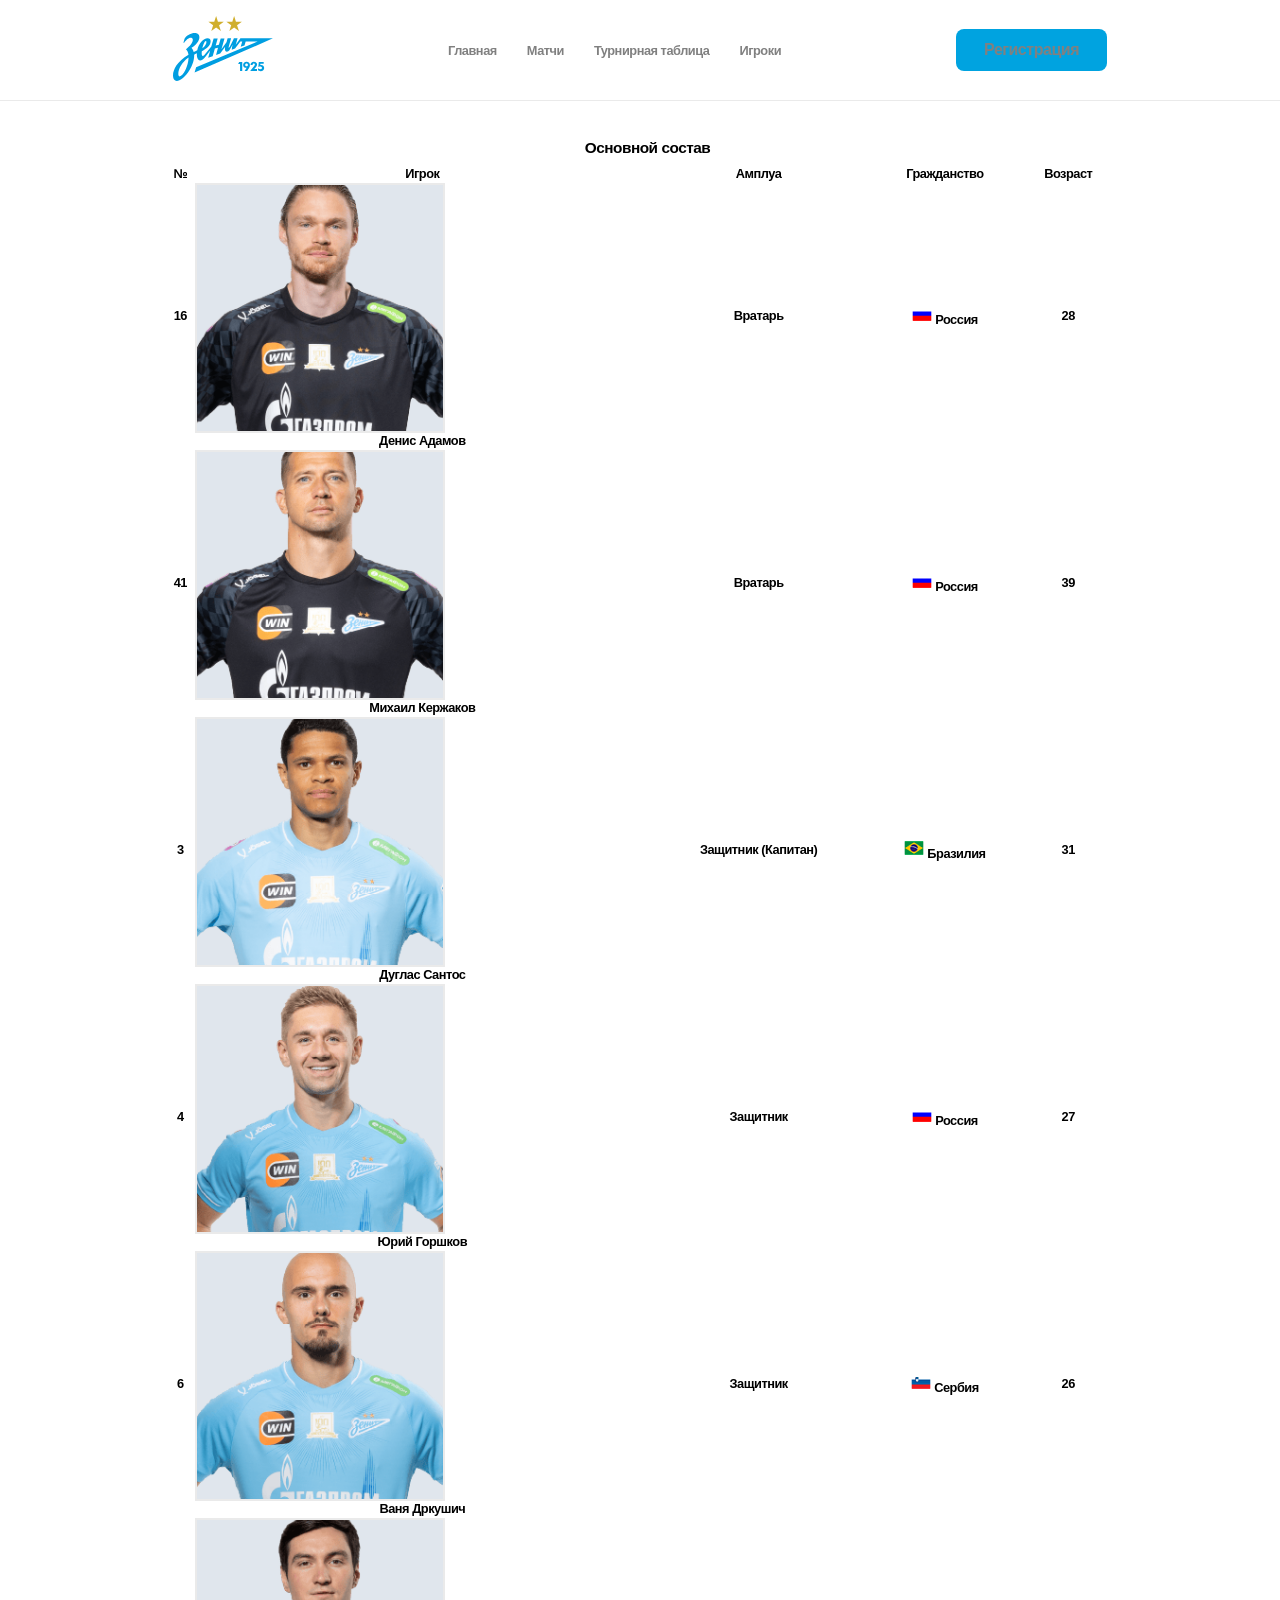
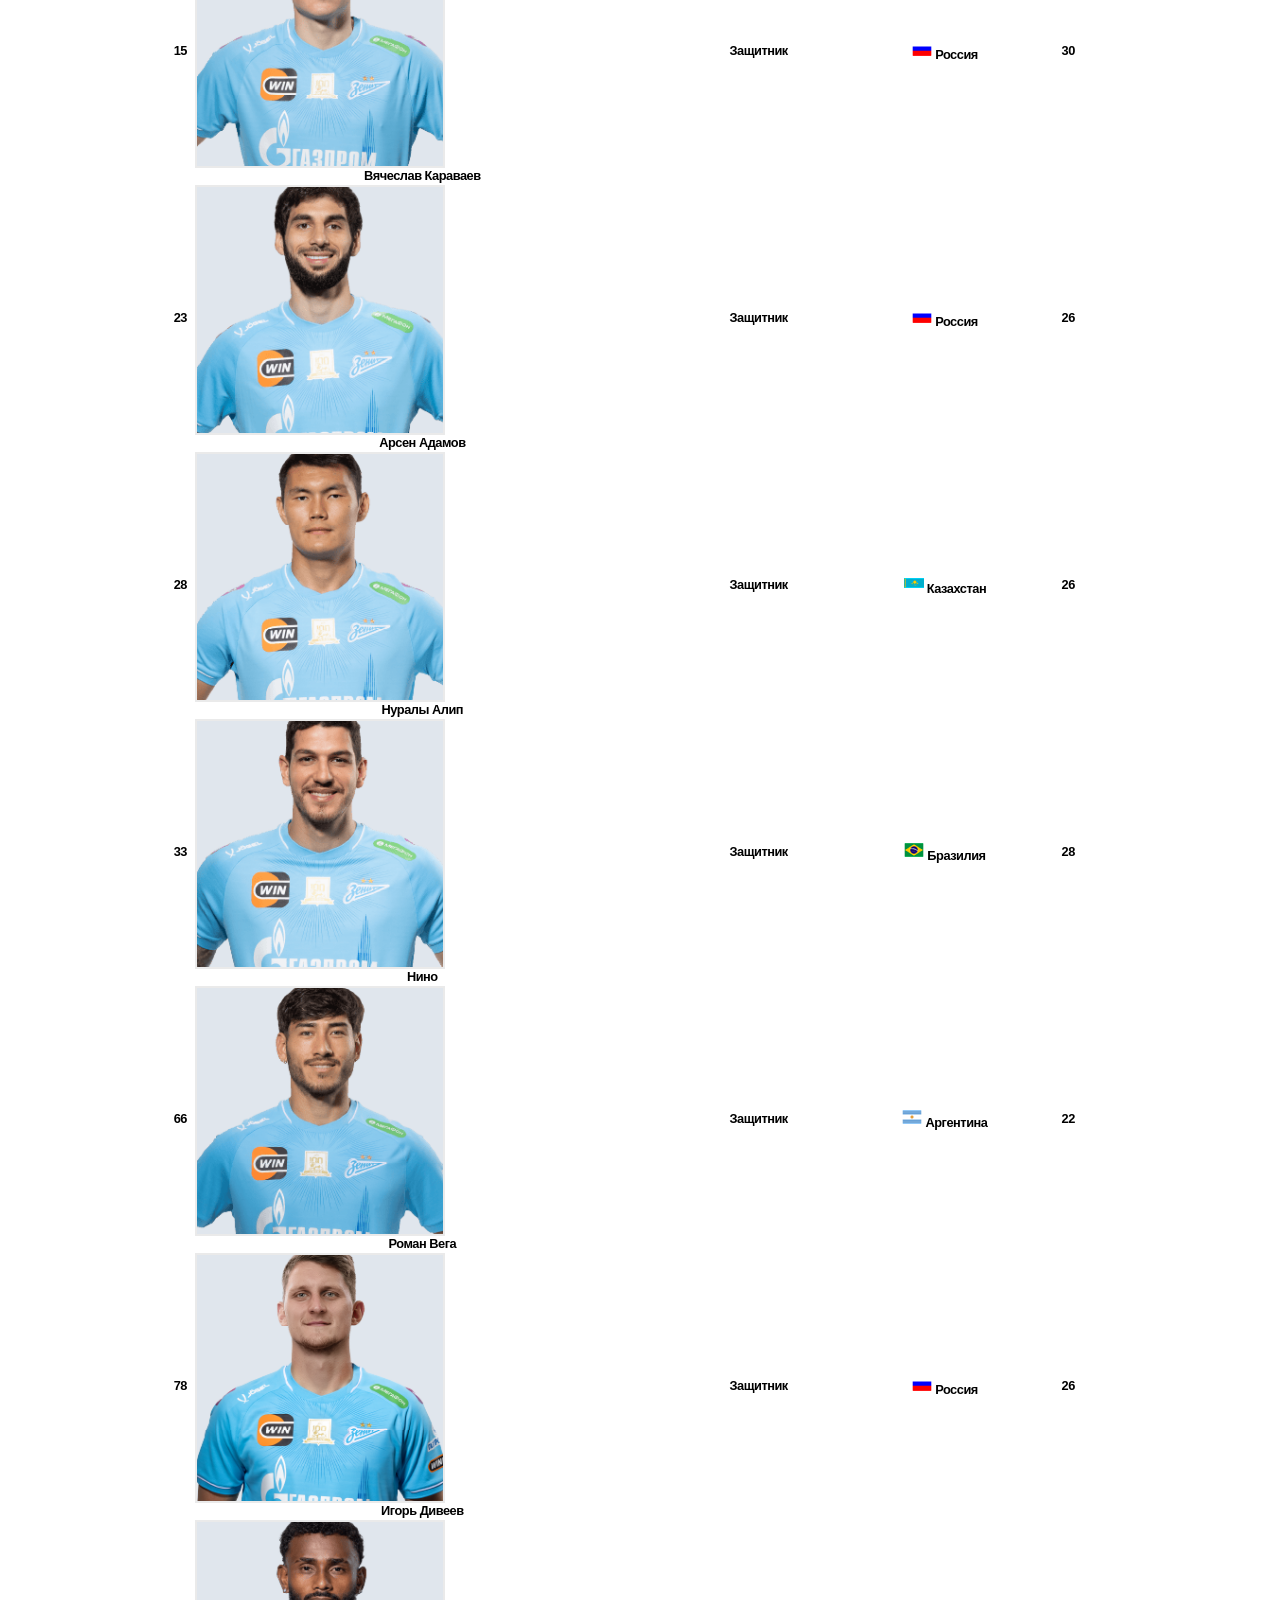
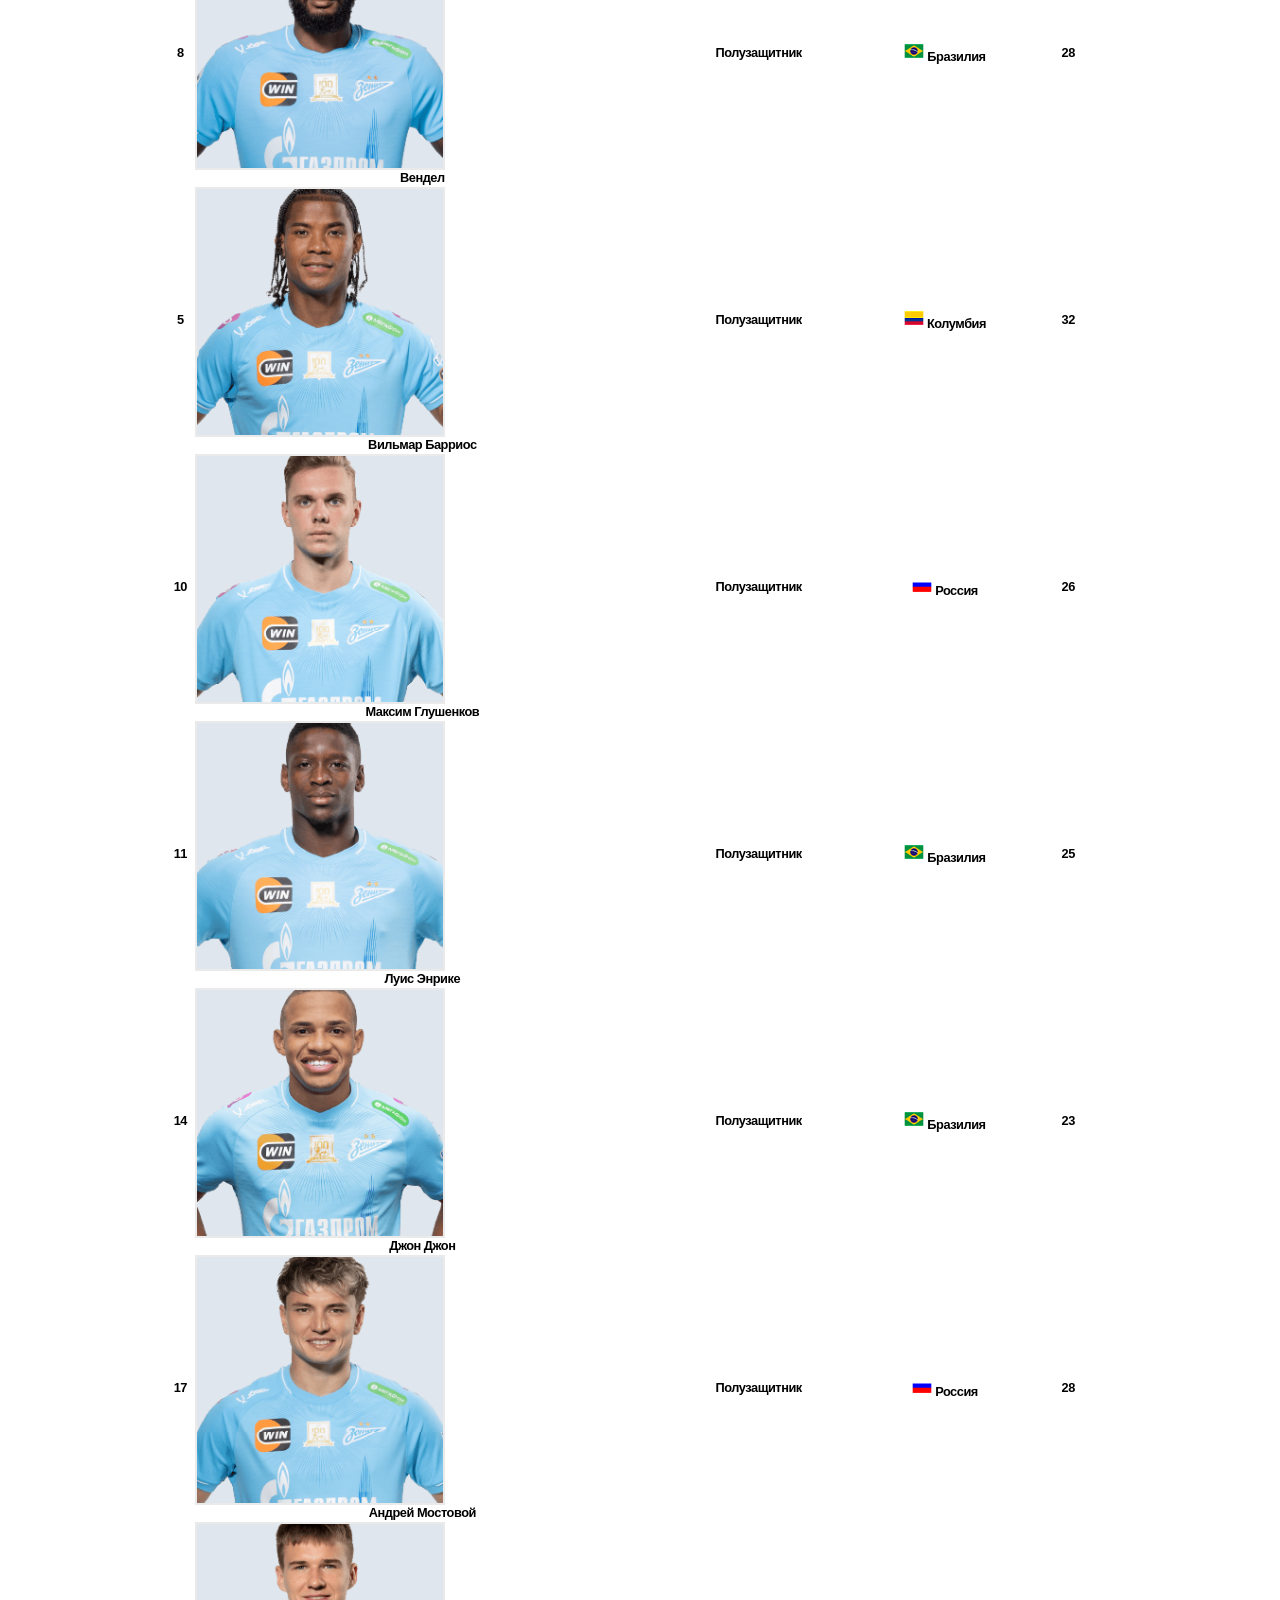
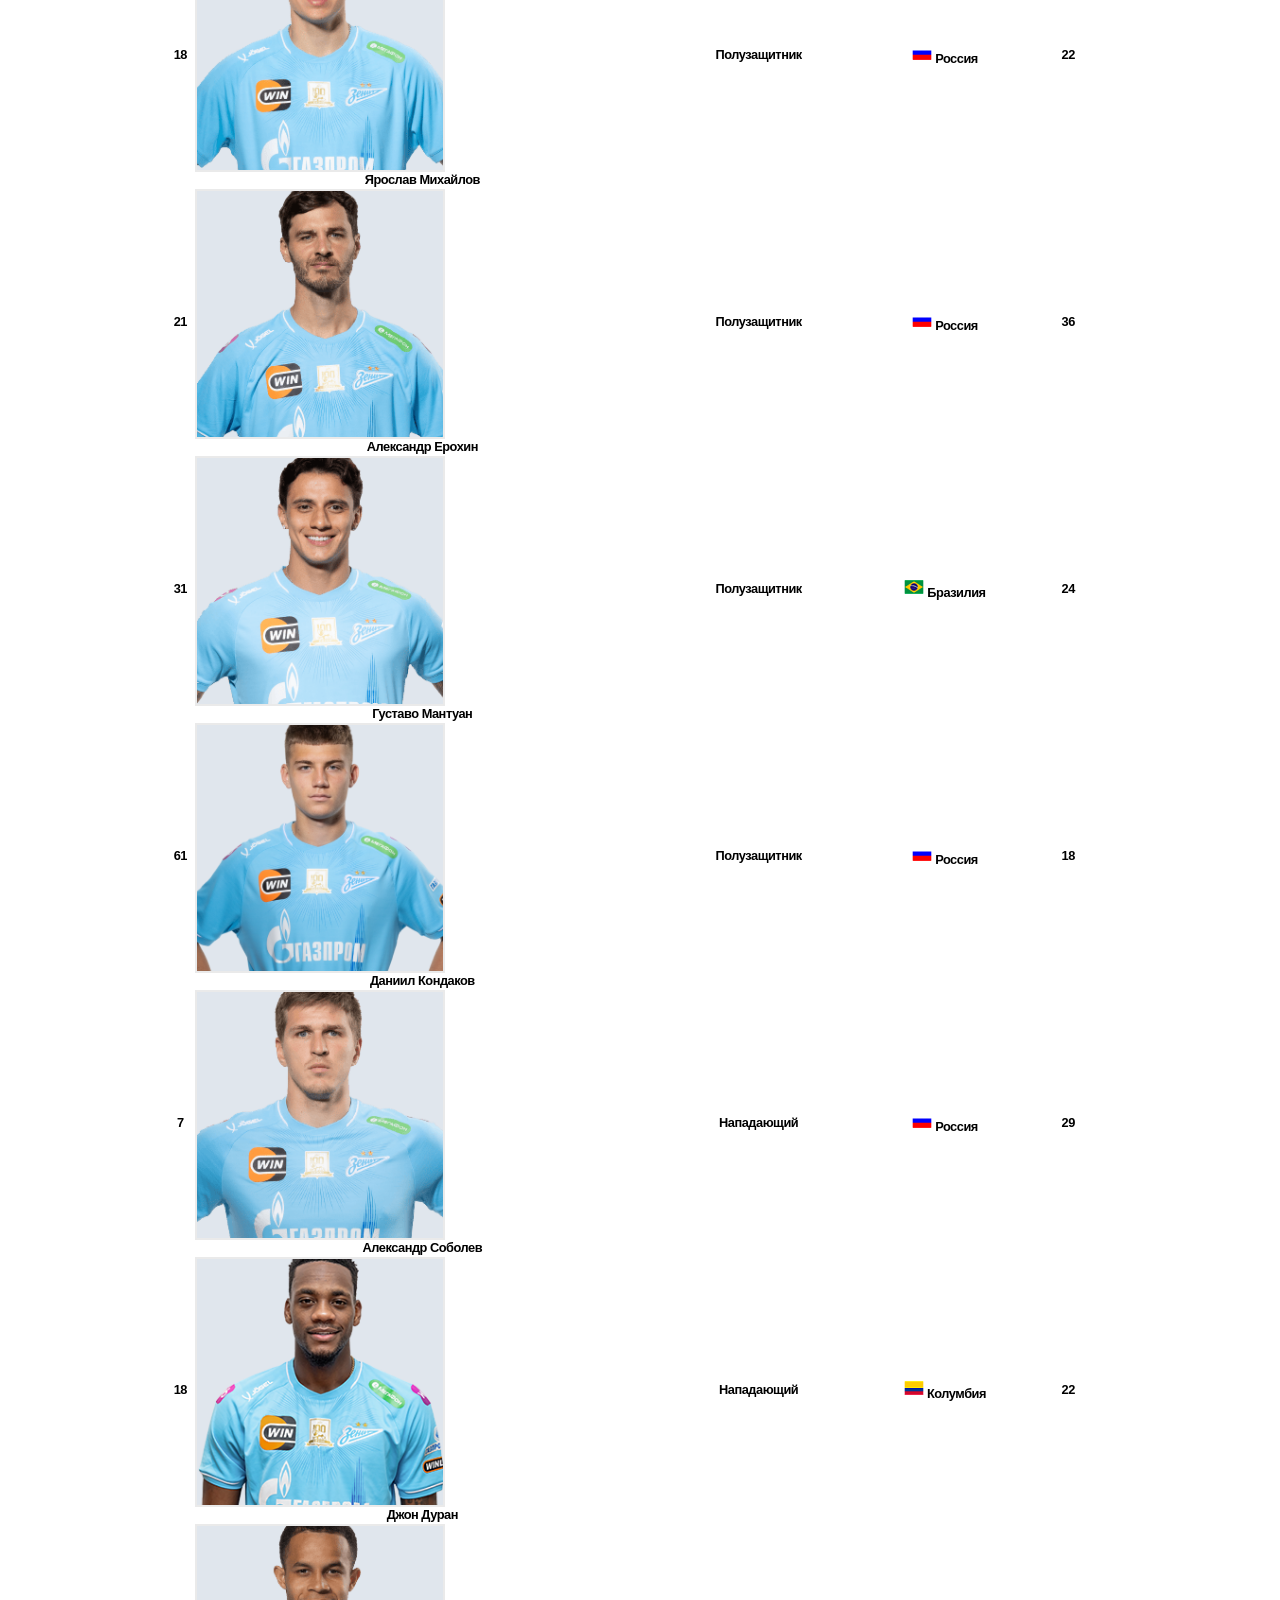
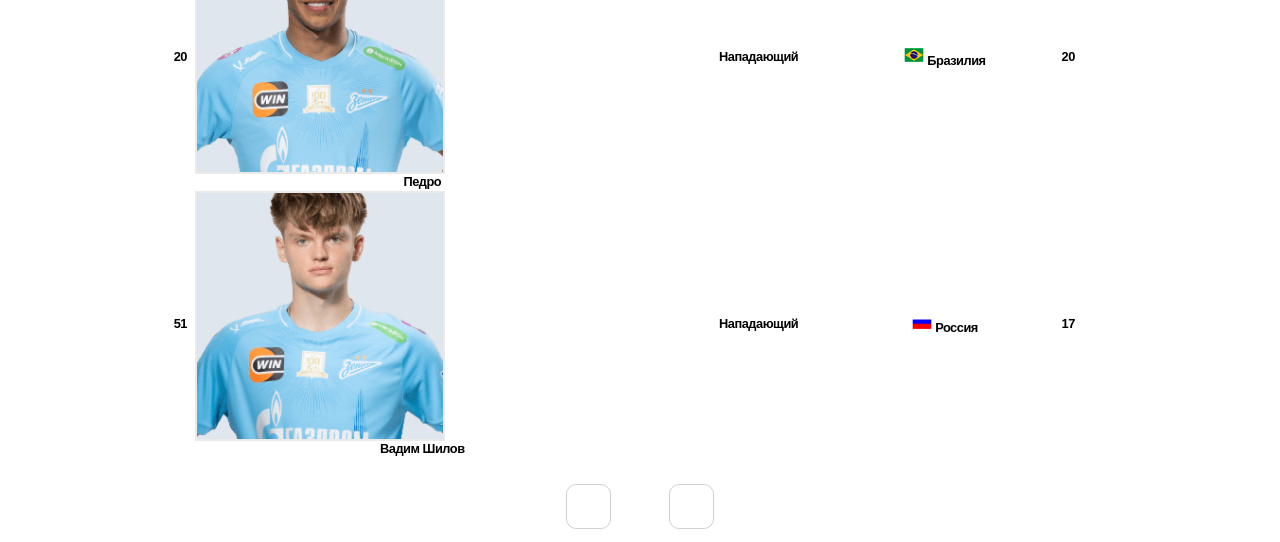
<file: igroki.html>
<!DOCTYPE html>
<html lang="ru">
<head>
    <meta charset="UTF-8">
    <meta name="viewport" content="width=device-width, initial-scale=1.0">
    <title>Таблица</title>
    <link rel="stylesheet" href="style.css">
    <style>
        :root {
            --primary-blue: #00a0e3;
            --text-dark: #333333;
            --text-gray: #666666;
            --border-color: #eaeaea;
            --bg-light: #f5f7f9;
            --win-green: #27ae60;
            --loss-red: #e74c3c;
            --text-main: #001a47; 
            --text-muted: #6b7a90; 
            --accent-blue: #009ae5;
            --border-radius: 12px;
            --font-family: 'Segoe UI', Roboto, Helvetica, Arial, sans-serif;
        }

        body {
            font-family: var(--font-family);
            background-color: #ffffff;
            color: #000;
            margin: 0;
            margin-top: 0px;
            padding: 0;
            cursor: url("https://cdn.prod.website-files.com/6708f85ff3d3cba6aff436fb/671251b239d7aeb290a31ac5_cursor-default%402x.svg") 2 0, auto;
        }
        a, button, .dropdown, .btn-action, .watch-link, .header__button {
    cursor: url("https://cdn.prod.website-files.com/6708f85ff3d3cba6aff436fb/671251b212e6b71494aa67ff_cursor-pointer%402x.svg") 12 0, pointer;
}

        /* Общий контейнер */
        .container {
            max-width: 1200px;
            margin: 0 auto;
            padding: 20px;
        }

        /* --- Шапка сайта --- */
        .header {
            background-color: #fff;
            border-bottom: 1px solid var(--border-color);
            padding: 15px 0;
        }

        .header__nav {
            display: flex;
            justify-content: space-between;
            align-items: center;
            max-width: 1200px;
            margin: 0 auto; 
            padding: 0 20px; 
        }

        .header__list {
            display: flex;
            list-style: none;
            gap: 30px;
            margin: 0;
            padding: 0;
        }

        .nav-link {
            text-decoration: none;
            color: var(--text-main);
            font-weight: 600;
            transition: color 0.2s;
        }

        .nav-link:hover {
            color: var(--primary-blue);
        }

        /* --- Хлебные крошки --- */
        .breadcrumbs {
            font-size: 12px;
            color: #888888;
            margin-bottom: 20px;
            letter-spacing: 0.5px;
            text-transform: uppercase;
        }
        /* Очищенные и правильные стили для таблицы */
        .main {
            background-color: white;
            padding: 1em;
            border-radius: 15px;
            max-width: 974px;
            margin: 2em auto;
        }

        .currentplaying {
            display: flex;
            align-items: center;
            margin: 1em 1em 2em 1em;
        }

        .spotify {
            width: 40px;
            height: 40px;
            flex-shrink: 0;
        }

        .heading {
            color: black;
            font-size: 1.2em;
            font-weight: bold;
            margin-left: 15px;
            margin-bottom: 0;
        }

        .loader {
            display: flex;
            flex-direction: row;
            align-items: center;
            justify-content: flex-start;
            height: 4em;
            padding: 0 1em;
            border-radius: 10px;
            transition: .4s ease-in-out;
        }

        .loader:hover {
            cursor: pointer;
            background-color: #f2f5fa;
        }

        .albumcover {
            position: relative;
            height: 40px;
            width: 40px;
            background-color: rgb(233, 232, 232);
            border-radius: 5px;
            flex-shrink: 0;
        }

        .song {
            margin-left: 1.5em;
            text-align: left;
            color: black;
        }

        .name {
            font-weight: bold;
            color: black;
            margin: 0 0 4px 0;
            font-size: 1.1em;
        }

        .artist {
            font-size: 0.8em;
            color: #808080;
            margin: 0;
        }
    </style>
<body>

    <header class="header">
        <div class="header__container">
            <nav class="header__nav">
                <a href="index.html"><img src="images/logo2.svg" alt="Зенит" width="100"></a>
                <ul class="header__list">
                    <li class="header__list-item"><a href="index.html" class="nav-link">Главная</a></li>
                    <li class="header__list-item"><a href="raspisanie.html" class="nav-link">Матчи</a></li>
                    <li class="header__list-item"><a href="TAbl.html" class="nav-link">Турнирная таблица</a></li>
                    <li class="header__list-item"><a href="igroki.html" class="nav-link">Игроки</a></li>
                </ul>
                <a href="registration.html" class="header__button">Регистрация</a>
            </nav>
        </div>
    </header>
    <main class="main">
        <h1 class="heading">Основной состав</h1>
        
        <table class="players-table">
            <thead>
                <tr>
                    <th>№</th>
                    <th>Игрок</th>
                    <th>Амплуа</th>
                    <th>Гражданство</th>
                    <th>Возраст</th>
                </tr>
            </thead>
<tbody>
                <tr>
                    <td>16</td>
                    <td>
                        <div class="player-info">
                            <div class="player-photo-container">
                                <img src="images/Den Adamov.png" alt="Денис Адамов">
                            </div>
                            <div class="player-details">
                                <span class="player-name">Денис Адамов</span>
                            </div>
                        </div>
                    </td>
                    <td>Вратарь</td>
                    <td><img src="images/RUS.png" alt=""> Россия</td>
                    <td>28</td>
                </tr>
                
                <tr>
                    <td>41</td>
                    <td>
                        <div class="player-info">
                            <div class="player-photo-container">
                                <img src="images/KERZHXAK.png" alt="Кержаков">
                            </div>
                            <div class="player-details">
                                <span class="player-name">Михаил Кержаков</span>
                            </div>
                        </div>
                    </td>
                    <td>Вратарь</td>
                    <td><img src="images/RUS.png" alt=""> Россия</td>
                    <td>39</td>
                </tr>

                <tr>
                    <td>3</td>
                    <td>
                        <div class="player-info">
                            <div class="player-photo-container">
                                <img src="images/DOUGLAS SANTOS.png" alt="Дуглас Сантос">
                            </div>
                            <div class="player-details">
                                <span class="player-name">Дуглас Сантос</span>
                            </div>
                        </div>
                    </td>
                    <td>Защитник (Капитан)</td>
                    <td><img src="images/BRA.png" alt=""> Бразилия</td>
                    <td>31</td>
                </tr>

                                <tr>
                    <td>4</td>
                    <td>
                        <div class="player-info">
                            <div class="player-photo-container">
                                <img src="images/Пщкырлщм.png" alt="">
                            </div>
                            <div class="player-details">
                                <span class="player-name">Юрий Горшков</span>
                            </div>
                        </div>
                    </td>
                    <td>Защитник</td>
                    <td><img src="images/RUS.png" alt=""> Россия</td>
                    <td>27</td>
                </tr>

                <tr>
                    <td>6</td>
                    <td>
                        <div class="player-info">
                            <div class="player-photo-container">
                                <img src="images/DRYSHICH.png" alt="">
                            </div>
                            <div class="player-details">
                                <span class="player-name">Ваня Дркушич</span>
                            </div>
                        </div>
                    </td>
                    <td>Защитник</td>
                    <td><img src="images/SLOV.png" alt=""> Сербия</td>
                    <td>26</td>
                </tr>

                    <tr>
                    <td>15</td>
                    <td>
                        <div class="player-info">
                            <div class="player-photo-container">
                                <img src="images/KARAVAEV.png" alt="">
                            </div>
                            <div class="player-details">
                                <span class="player-name">Вячеслав Караваев</span>
                            </div>
                        </div>
                    </td>
                    <td>Защитник</td>
                    <td><img src="images/RUS.png" alt=""> Россия</td>
                    <td>30</td>
                </tr>

                    <tr>
                    <td>23</td>
                    <td>
                        <div class="player-info">
                            <div class="player-photo-container">
                                <img src="images/ADAMOV.png" alt="">
                            </div>
                            <div class="player-details">
                                <span class="player-name">Арсен Адамов</span>
                            </div>
                        </div>
                    </td>
                    <td>Защитник</td>
                    <td><img src="images/RUS.png" alt=""> Россия</td>
                    <td>26</td>
                </tr>

                    <tr>
                    <td>28</td>
                    <td>
                        <div class="player-info">
                            <div class="player-photo-container">
                                <img src="images/ALIP.png" alt="">
                            </div>
                            <div class="player-details">
                                <span class="player-name">Нуралы Алип</span>
                            </div>
                        </div>
                    </td>
                    <td>Защитник</td>
                    <td><img src="images/KAZ.png" alt=""> Казахстан</td>
                    <td>26</td>
                </tr>

                    <tr>
                    <td>33</td>
                    <td>
                        <div class="player-info">
                            <div class="player-photo-container">
                                <img src="images/NINO.png" alt="">
                            </div>
                            <div class="player-details">
                                <span class="player-name">Нино</span>
                            </div>
                        </div>
                    </td>
                    <td>Защитник</td>
                    <td><img src="images/BRA.png" alt=""> Бразилия</td>
                    <td>28</td>
                </tr>

                    <tr>
                    <td>66</td>
                    <td>
                        <div class="player-info">
                            <div class="player-photo-container">
                                <img src="images/VEGA.png" alt="">
                            </div>
                            <div class="player-details">
                                <span class="player-name">Роман Вега</span>
                            </div>
                        </div>
                    </td>
                    <td>Защитник</td>
                    <td><img src="images/ARG.png" alt=""> Аргентина</td>
                    <td>22</td>
                </tr>

                    <tr>
                    <td>78</td>
                    <td>
                        <div class="player-info">
                            <div class="player-photo-container">
                                <img src="images/IGOR.png" alt="">
                            </div>
                            <div class="player-details">
                                <span class="player-name">Игорь Дивеев</span>
                            </div>
                        </div>
                    </td>
                    <td>Защитник</td>
                    <td><img src="images/RUS.png" alt=""> Россия</td>
                    <td>26</td>
                </tr>

                <tr>
                    <td>8</td>
                    <td>
                        <div class="player-info">
                            <div class="player-photo-container">
                                <img src="images/VENDELL.png" alt="Вендел">
                            </div>
                            <div class="player-details">
                                <span class="player-name">Вендел</span>
                            </div>
                        </div>
                    </td>
                    <td>Полузащитник</td>
                    <td><img src="images/BRA.png" alt=""> Бразилия</td>
                    <td>28</td>
                </tr>

                    <tr>
                    <td>5</td>
                    <td>
                        <div class="player-info">
                            <div class="player-photo-container">
                                <img src="images/BARRIOS.png" alt="">
                            </div>
                            <div class="player-details">
                                <span class="player-name">Вильмар Барриос</span>
                            </div>
                        </div>
                    </td>
                    <td>Полузащитник</td>
                    <td><img src="images/Kol.png" alt=""> Колумбия</td>
                    <td>32</td>
                </tr>

                    <tr>
                    <td>10</td>
                    <td>
                        <div class="player-info">
                            <div class="player-photo-container">
                                <img src="images/MAKSIM.png" alt="">
                            </div>
                            <div class="player-details">
                                <span class="player-name">Максим Глушенков</span>
                            </div>
                        </div>
                    </td>
                    <td>Полузащитник</td>
                    <td><img src="images/RUS.png" alt=""> Россия</td>
                    <td>26</td>
                </tr>
                
                <tr>
                <td>11</td>
                    <td>
                        <div class="player-info">
                            <div class="player-photo-container">
                                <img src="images/LUIS ENRIKE.png" alt="">
                            </div>
                            <div class="player-details">
                                <span class="player-name">Луис Энрике</span>
                            </div>
                        </div>
                    </td>
                    <td>Полузащитник</td>
                    <td><img src="images/BRA.png" alt=""> Бразилия</td>
                    <td>25</td>
                </tr>

                <tr>
                <td>14</td>
                    <td>
                        <div class="player-info">
                            <div class="player-photo-container">
                                <img src="images/JOHN.png" alt="">
                            </div>
                            <div class="player-details">
                                <span class="player-name">Джон Джон</span>
                            </div>
                        </div>
                    </td>
                    <td>Полузащитник</td>
                    <td><img src="images/BRA.png" alt=""> Бразилия</td>
                    <td>23</td>
                </tr>

                    <tr>
                    <td>17</td>
                    <td>
                        <div class="player-info">
                            <div class="player-photo-container">
                                <img src="images/Mostovoy.png" alt="">
                            </div>
                            <div class="player-details">
                                <span class="player-name">Андрей Мостовой</span>
                            </div>
                        </div>
                    </td>
                    <td>Полузащитник</td>
                    <td><img src="images/RUS.png" alt=""> Россия</td>
                    <td>28</td>
                </tr>
                
                    <tr>
                    <td>18</td>
                    <td>
                        <div class="player-info">
                            <div class="player-photo-container">
                                <img src="images/Yaros.png" alt="">
                            </div>
                            <div class="player-details">
                                <span class="player-name">Ярослав Михайлов</span>
                            </div>
                        </div>
                    </td>
                    <td>Полузащитник</td>
                    <td><img src="images/RUS.png" alt=""> Россия</td>
                    <td>22</td>
                </tr>

                                
                    <tr>
                    <td>21</td>
                    <td>
                        <div class="player-info">
                            <div class="player-photo-container">
                                <img src="images/Erokhin.png" alt="">
                            </div>
                            <div class="player-details">
                                <span class="player-name">Александр Ерохин</span>
                            </div>
                        </div>
                    </td>
                    <td>Полузащитник</td>
                    <td><img src="images/RUS.png" alt=""> Россия</td>
                    <td>36</td>
                </tr>

                                
                    <tr>
                    <td>31</td>
                    <td>
                        <div class="player-info">
                            <div class="player-photo-container">
                                <img src="images/GUSTAVO.png" alt="">
                            </div>
                            <div class="player-details">
                                <span class="player-name">Густаво Мантуан</span>
                            </div>
                        </div>
                    </td>
                    <td>Полузащитник</td>
                    <td><img src="images/BRA.png" alt=""> Бразилия</td>
                    <td>24</td>
                </tr>

                                
                    <tr>
                    <td>61</td>
                    <td>
                        <div class="player-info">
                            <div class="player-photo-container">
                                <img src="images/KONDAKOV.png" alt="">
                            </div>
                            <div class="player-details">
                                <span class="player-name">Даниил Кондаков</span>
                            </div>
                        </div>
                    </td>
                    <td>Полузащитник</td>
                    <td><img src="images/RUS.png" alt=""> Россия</td>
                    <td>18</td>
                </tr>

                                
                    <tr>
                    <td>7</td>
                    <td>
                        <div class="player-info">
                            <div class="player-photo-container">
                                <img src="images/SOBOLEV.png" alt="">
                            </div>
                            <div class="player-details">
                                <span class="player-name">Александр Соболев</span>
                            </div>
                        </div>
                    </td>
                    <td>Нападающий</td>
                    <td><img src="images/RUS.png" alt=""> Россия</td>
                    <td>29</td>
                </tr>

                                
                    <tr>
                    <td>18</td>
                    <td>
                        <div class="player-info">
                            <div class="player-photo-container">
                                <img src="images/DURAN.png" alt="">
                            </div>
                            <div class="player-details">
                                <span class="player-name">Джон Дуран</span>
                            </div>
                        </div>
                    </td>
                    <td>Нападающий</td>
                    <td><img src="images/Kol.png" alt=""> Колумбия</td>
                    <td>22</td>
                </tr>

                                
                    <tr>
                    <td>20</td>
                    <td>
                        <div class="player-info">
                            <div class="player-photo-container">
                                <img src="images/PEDRO.png" alt="">
                            </div>
                            <div class="player-details">
                                <span class="player-name">Педро</span>
                            </div>
                        </div>
                    </td>
                    <td>Нападающий</td>
                    <td><img src="images/BRA.png" alt=""> Бразилия</td>
                    <td>20</td>
                </tr>

                                
                    <tr>
                    <td>51</td>
                    <td>
                        <div class="player-info">
                            <div class="player-photo-container">
                                <img src="images/Shilov.png" alt="">
                            </div>
                            <div class="player-details">
                                <span class="player-name">Вадим Шилов</span>
                            </div>
                        </div>
                    </td>
                    <td>Нападающий</td>
                    <td><img src="images/RUS.png" alt=""> Россия</td>
                    <td>17</td>
                </tr>

            </tbody>
        </table>
<!-- From Uiverse.io by Praashoo7 --> 
  <div class="down">
<!-- From Uiverse.io by vinodjangid07 --> 
<button class="Btn" onclick="window.location.href='https://github.com/highBobIK'">
 <span class="svgContainer">
   <svg fill="white" viewBox="0 0 496 512" height="1.6em"><path d="M165.9 397.4c0 2-2.3 3.6-5.2 3.6-3.3.3-5.6-1.3-5.6-3.6 0-2 2.3-3.6 5.2-3.6 3-.3 5.6 1.3 5.6 3.6zm-31.1-4.5c-.7 2 1.3 4.3 4.3 4.9 2.6 1 5.6 0 6.2-2s-1.3-4.3-4.3-5.2c-2.6-.7-5.5.3-6.2 2.3zm44.2-1.7c-2.9.7-4.9 2.6-4.6 4.9.3 2 2.9 3.3 5.9 2.6 2.9-.7 4.9-2.6 4.6-4.6-.3-1.9-3-3.2-5.9-2.9zM244.8 8C106.1 8 0 113.3 0 252c0 110.9 69.8 205.8 169.5 239.2 12.8 2.3 17.3-5.6 17.3-12.1 0-6.2-.3-40.4-.3-61.4 0 0-70 15-84.7-29.8 0 0-11.4-29.1-27.8-36.6 0 0-22.9-15.7 1.6-15.4 0 0 24.9 2 38.6 25.8 21.9 38.6 58.6 27.5 72.9 20.9 2.3-16 8.8-27.1 16-33.7-55.9-6.2-112.3-14.3-112.3-110.5 0-27.5 7.6-41.3 23.6-58.9-2.6-6.5-11.1-33.3 2.6-67.9 20.9-6.5 69 27 69 27 20-5.6 41.5-8.5 62.8-8.5s42.8 2.9 62.8 8.5c0 0 48.1-33.6 69-27 13.7 34.7 5.2 61.4 2.6 67.9 16 17.7 25.8 31.5 25.8 58.9 0 96.5-58.9 104.2-114.8 110.5 9.2 7.9 17 22.9 17 46.4 0 33.7-.3 75.4-.3 83.6 0 6.5 4.6 14.4 17.3 12.1C428.2 457.8 496 362.9 496 252 496 113.3 383.5 8 244.8 8zM97.2 352.9c-1.3 1-1 3.3.7 5.2 1.6 1.6 3.9 2.3 5.2 1 1.3-1 1-3.3-.7-5.2-1.6-1.6-3.9-2.3-5.2-1zm-10.8-8.1c-.7 1.3.3 2.9 2.3 3.9 1.6 1 3.6.7 4.3-.7.7-1.3-.3-2.9-2.3-3.9-2-.6-3.6-.3-4.3.7zm32.4 35.6c-1.6 1.3-1 4.3 1.3 6.2 2.3 2.3 5.2 2.6 6.5 1 1.3-1.3.7-4.3-1.3-6.2-2.2-2.3-5.2-2.6-6.5-1zm-11.4-14.7c-1.6 1-1.6 3.6 0 5.9 1.6 2.3 4.3 3.3 5.6 2.3 1.6-1.3 1.6-3.9 0-6.2-1.4-2.3-4-3.3-5.6-2z"></path></svg>
 </span>
 <span class="BG"></span>
</button>
<button class="Btn">
    <button class="Btn" onclick="window.location.href='https://t.me/Ah322Vpp'">
  <span class="svgContainer">
    <svg
      viewBox="0 0 496 512"
      height="1.6em"
      xmlns="http://www.w3.org/2000/svg"
      fill="white"
    >
      <path
        d="M248 8C111 8 0 119 0 256S111 504 248 504 496 393 496 256 385 8 248 8zM363 176.7c-3.7 39.2-19.9 134.4-28.1 178.3-3.5 18.6-10.3 24.8-16.9 25.4-14.4 1.3-25.3-9.5-39.3-18.7-21.8-14.3-34.2-23.2-55.3-37.2-24.5-16.1-8.6-25 5.3-39.5 3.7-3.8 67.1-61.5 68.3-66.7 .2-.7 .3-3.1-1.2-4.4s-3.6-.8-5.1-.5q-3.3 .7-104.6 69.1-14.8 10.2-26.9 9.9c-8.9-.2-25.9-5-38.6-9.1-15.5-5-27.9-7.7-26.8-16.3q.8-6.7 18.5-13.7 108.4-47.2 144.6-62.3c68.9-28.6 83.2-33.6 92.5-33.8 2.1 0 6.6 .5 9.6 2.9a10.5 10.5 0 0 1 3.5 6.7A43.8 43.8 0 0 1 363 176.7z"
        fill="white"
      ></path>
    </svg>
  </span>
  <span class="BG"></span>
</button>

  </div>
</div>
    </main>

</html>
</file>
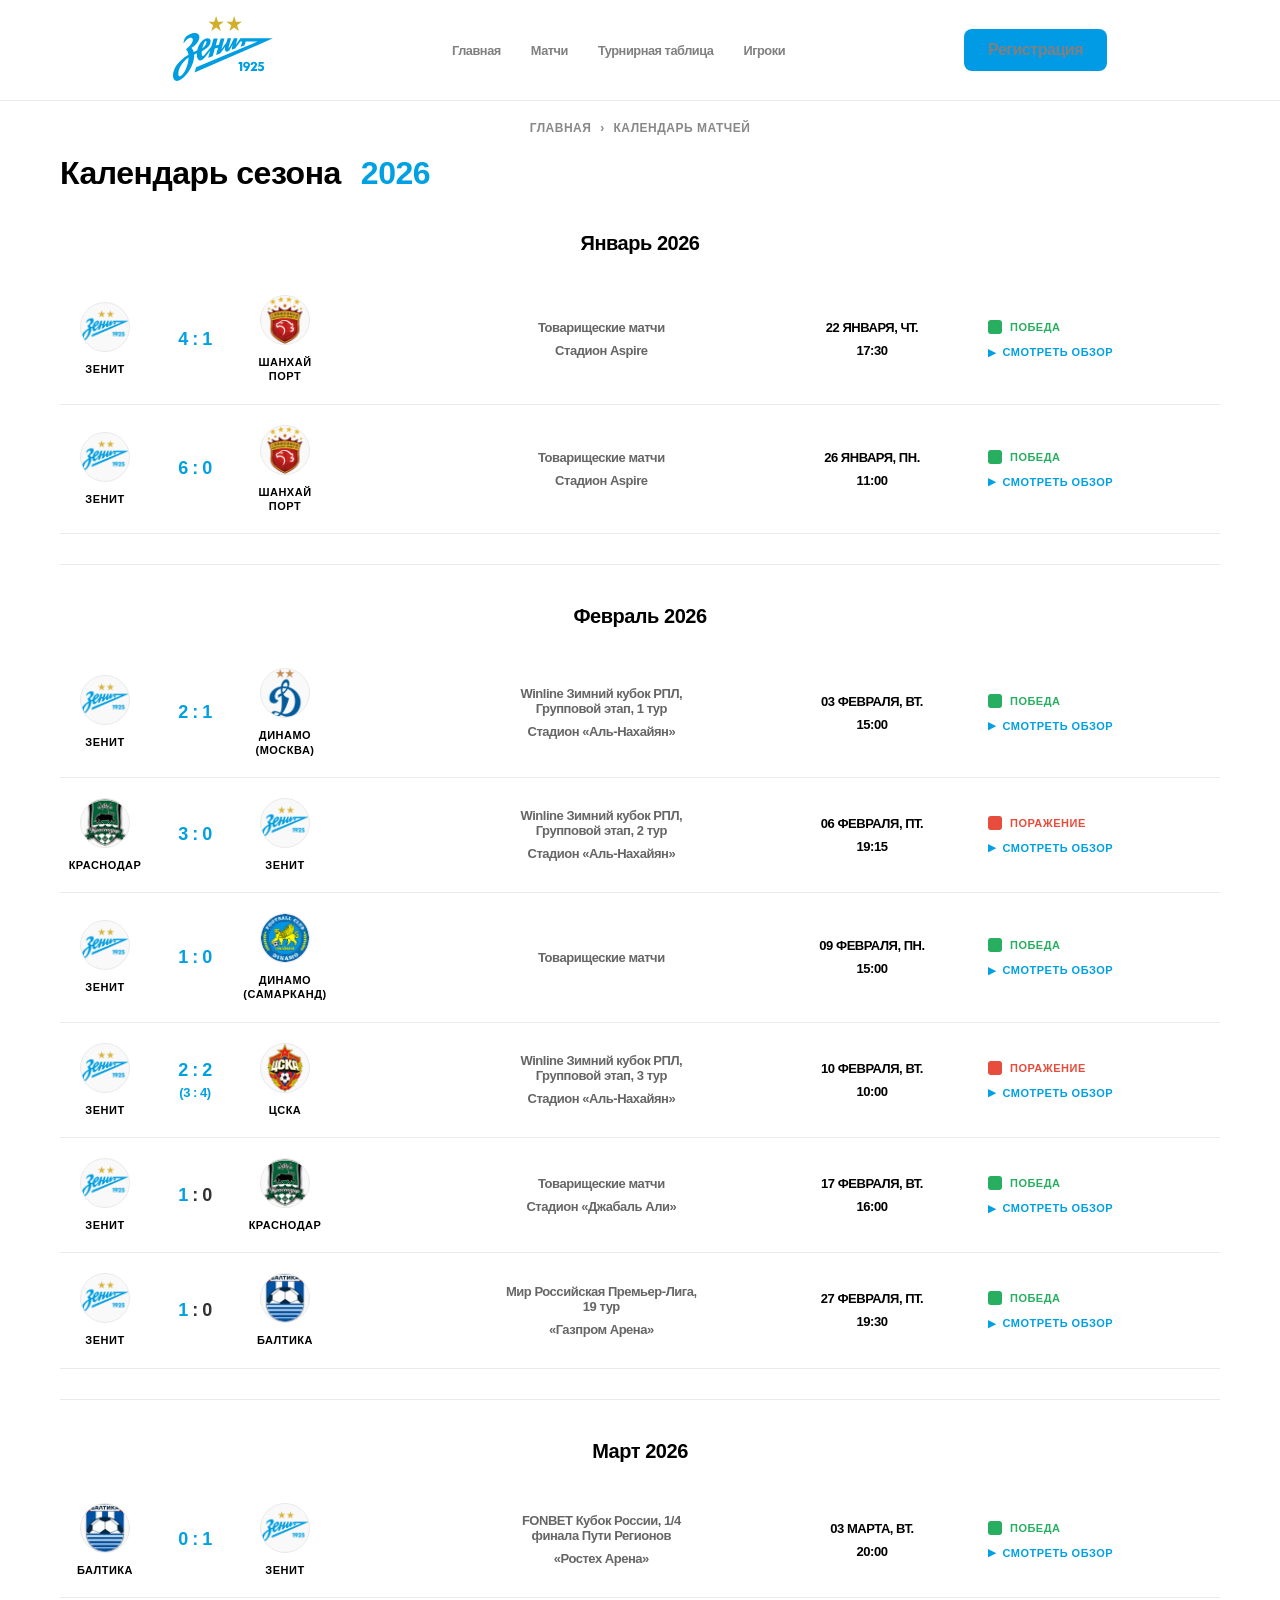
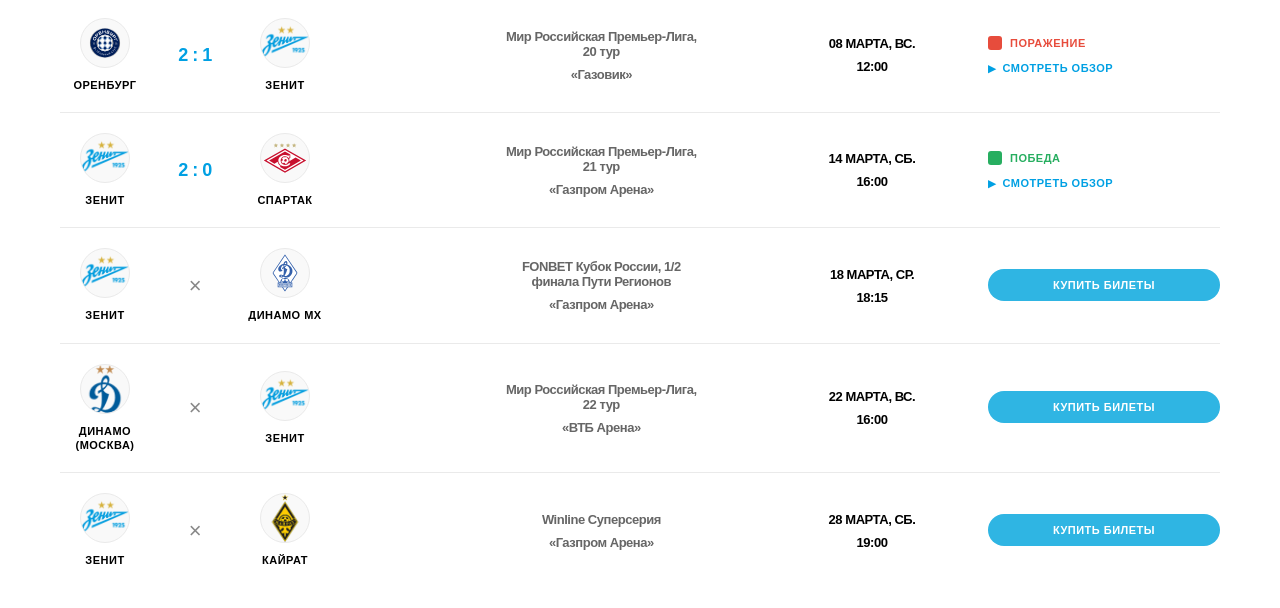
<file: raspisanie.html>
<!DOCTYPE html>
<html lang="ru">
<head>
    <meta charset="UTF-8">
    <meta name="viewport" content="width=device-width, initial-scale=1.0">
    <title>Календарь матчей</title>
    <link rel="stylesheet" href="style.css">
    <style>
        :root {
            --primary-blue: #00a0e3;
            --text-dark: #333333;
            --text-gray: #666666;
            --border-color: #eaeaea;
            --bg-light: #f5f7f9;
            --win-green: #27ae60;
            --loss-red: #e74c3c;
            --text-main: #001a47; 
            --text-muted: #6b7a90; 
            --accent-blue: #009ae5;
            --border-radius: 12px;
            --font-family: 'Segoe UI', Roboto, Helvetica, Arial, sans-serif;
        }

        body {
            font-family: var(--font-family);
            background-color: #ffffff;
            color: #000;
            margin: 0;
            padding: 0;
            cursor: url("https://cdn.prod.website-files.com/6708f85ff3d3cba6aff436fb/671251b239d7aeb290a31ac5_cursor-default%402x.svg") 2 0, auto;
        }
        a, button, .dropdown, .btn-action, .watch-link, .header__button {
    cursor: url("https://cdn.prod.website-files.com/6708f85ff3d3cba6aff436fb/671251b212e6b71494aa67ff_cursor-pointer%402x.svg") 12 0, pointer;
}

        /* Общий контейнер */
        .container {
            max-width: 1200px;
            margin: 0 auto;
            padding: 20px;
        }

        /* --- Шапка сайта --- */
        .header {
            background-color: #fff;
            border-bottom: 1px solid var(--border-color);
            padding: 15px 0;
        }

        .header__nav {
            display: flex;
            justify-content: space-between;
            align-items: center;
            max-width: 1200px;
            margin: 0 auto; 
            padding: 0 20px; 
        }

        .header__list {
            display: flex;
            list-style: none;
            gap: 30px;
            margin: 0;
            padding: 0;
        }

        .nav-link {
            text-decoration: none;
            color: var(--text-main);
            font-weight: 600;
            transition: color 0.2s;
        }

        .nav-link:hover {
            color: var(--primary-blue);
        }

        /* --- Хлебные крошки --- */
        .breadcrumbs {
            font-size: 12px;
            color: #888888;
            margin-bottom: 20px;
            letter-spacing: 0.5px;
            text-transform: uppercase;
        }
        
        .breadcrumbs span {
            margin: 0 5px;
        }

        /* --- Заголовок страницы --- */
        .page-header {
            display: flex;
            align-items: center;
            margin-bottom: 30px;
        }

        .page-title {
            font-size: 32px;
            font-weight: 700;
            margin: 0;
            margin-right: 20px;
        }

        .header-dropdowns {
            display: flex;
            gap: 20px;
            font-size: 32px;
            font-weight: 700;
            color: var(--primary-blue);
        }

        .dropdown { cursor: pointer; }

        /* --- Расписание (Сетка) --- */
        
        /* Заголовок месяца */
        .month-header {
            font-size: 20px;
            font-weight: 700;
            margin: 40px 0 20px 0;
            color: #000;
        }

        .month-header:first-of-type {
            margin-top: 10px;
        }

        /* Строка матча */
        .match-row {
            display: grid;
            grid-template-columns: 2.5fr 2fr 1.5fr 1.5fr;
            align-items: center;
            padding: 20px 0;
            border-bottom: 1px solid var(--border-color);
        }

        .match-row:last-child {
            border-bottom: none;
        }

        /* Колонка 1: Команды и счет */
        .match-teams {
            display: flex;
            align-items: center;
            gap: 20px;
        }

        .team {
            display: flex;
            flex-direction: column;
            align-items: center;
            width: 90px;
            text-align: center;
            gap: 10px;
        }

        .team-logo {
            width: 50px;
            height: 50px;
            border-radius: 50%;
            border: 1px solid var(--border-color);
            object-fit: contain;
            background-color: #f9f9f9;
        }

        .team-name {
            font-size: 11px;
            font-weight: 700;
            text-transform: uppercase;
            letter-spacing: 0.5px;
            line-height: 1.3;
        }

        .score-wrapper {
            display: flex;
            flex-direction: column;
            align-items: center;
            min-width: 50px;
        }

        .score {
            font-size: 18px;
            font-weight: 700;
            color: var(--primary-blue);
        }

        .score-blue {
            color: var(--primary-blue);
        }

        .sub-score {
            font-size: 13px;
            color: var(--primary-blue);
            margin-top: 4px;
        }

        /* Колонка 2: Детали матча (турнир, стадион) */
        .match-details {
            display: flex;
            flex-direction: column;
            gap: 8px;
            font-size: 13px;
            color: var(--text-gray);
        }

        /* Колонка 3: Дата и время */
        .match-datetime {
            display: flex;
            flex-direction: column;
            gap: 8px;
            font-size: 13px;
            font-weight: 600;
            color: #000;
            text-transform: uppercase;
        }

        /* Колонка 4: Статус и ссылка */
        .match-actions {
            display: flex;
            flex-direction: column;
            gap: 12px;
        }

        .status-badge {
            display: flex;
            align-items: center;
            gap: 8px;
            font-size: 11px;
            font-weight: 700;
            text-transform: uppercase;
            letter-spacing: 0.5px;
        }

        .status-win { color: var(--win-green); }
        .status-loss { color: var(--loss-red); }

        .status-badge .box {
            display: inline-block;
            width: 14px;
            height: 14px;
            border-radius: 3px;
        }

        .status-win .box { background-color: var(--win-green); }
        .status-loss .box { background-color: var(--loss-red); }

        .watch-link {
            display: flex;
            align-items: center;
            gap: 6px;
            color: var(--primary-blue);
            font-size: 11px;
            font-weight: 700;
            text-transform: uppercase;
            text-decoration: none;
            letter-spacing: 0.5px;
        }

        .watch-link:hover {
            text-decoration: underline;
        }

        .play-icon { font-size: 10px; }
        .header__button {
            background-color: var(--accent-blue);
            color: white;
            text-decoration: none;
            padding: 12px 24px;
            border-radius: 8px;
            font-weight: bold;
            transition: background-color 0.3s ease, color 0.3s ease;
        }
        .header__button:hover {
            background-color: black;
            color: white;
        }

        /* --- НОВЫЕ СТИЛИ ДЛЯ МАРТА 2026 --- */
        .score-x {
            font-size: 22px; 
            color: #888;
            font-weight: 300;
            line-height: 1; 
        }

        /* Новые кнопки действий */
        .btn-action {
            display: inline-block;
            text-align: center;
            text-decoration: none;
            font-size: 11px;
            font-weight: 700;
            text-transform: uppercase;
            letter-spacing: 0.5px;
            border-radius: 20px;
            padding: 10px 15px;
            box-sizing: border-box;
            min-width: 170px;
        }

        .btn-buy {
            background-color: #2fb5e3;
            color: #fff;
            margin-bottom: 2px;
        }

        .btn-buy:hover { background-color: #1a9bd1; }

        .btn-remind {
            color: #2fb5e3;
            background: transparent;
            padding: 5px 15px;
        }

        .btn-remind:hover { text-decoration: underline; }

    </style>
</head>
<body>

    <header class="header">
        <div class="header__container">
            <nav class="header__nav">
                <a href="index.html"><img src="images/logo2.svg" alt="Зенит" width="100"></a>
                <ul class="header__list">
                    <li class="header__list-item"><a href="index.html" class="nav-link">Главная</a></li>
                    <li class="header__list-item"><a href="raspisanie.html" class="nav-link">Матчи</a></li>
                    <li class="header__list-item"><a href="TAbl.html" class="nav-link">Турнирная таблица</a></li>
                    <li class="header__list-item"><a href="igroki.html" class="nav-link">Игроки</a></li>
                </ul>
                <a href="registration.html" class="header__button">Регистрация</a>
            </nav>
        </div>
    </header>

    <div class="container">
        <div class="breadcrumbs">
            ГЛАВНАЯ <span>›</span> КАЛЕНДАРЬ МАТЧЕЙ
        </div>

        <div class="page-header">
            <h1 class="page-title">Календарь сезона</h1>
            <div class="header-dropdowns">
                <div class="dropdown">2026</div>
            </div>
        </div>
        
        <div class="month-header">Январь 2026</div>

        <div class="match-row">
            <div class="match-teams">
                <div class="team">
                    <img src="images/ZON 1.svg" alt="Зенит" class="team-logo">
                    <span class="team-name">ЗЕНИТ</span>
                </div>
                <div class="score-wrapper">
                    <span class="score">4 : 1</span>
                </div>
                <div class="team">
                    <img src="images/x11m3gbq38bix4s0cjoh1jrh1edu8mwd.png" alt="Шанхай Порт" class="team-logo">
                    <span class="team-name">ШАНХАЙ<br>ПОРТ</span>
                </div>
            </div>
            <div class="match-details">
                <div>Товарищеские матчи</div>
                <div>Стадион Aspire</div>
            </div>
            <div class="match-datetime">
                <div>22 ЯНВАРЯ, ЧТ.</div>
                <div>17:30</div>
            </div>
            <div class="match-actions">
                <div class="status-badge status-win">
                    <span class="box"></span> ПОБЕДА
                </div>
                <a href="https://www.youtube.com/watch?v=7dizSwBcrmc" class="watch-link"><span class="play-icon">▶</span> СМОТРЕТЬ ОБЗОР</a>
            </div>
        </div>

        <div class="match-row">
            <div class="match-teams">
                <div class="team">
                    <img src="images/ZON 1.svg" alt="Зенит" class="team-logo">
                    <span class="team-name">ЗЕНИТ</span>
                </div>
                <div class="score-wrapper">
                    <span class="score">6 : 0</span>
                </div>
                <div class="team">
                    <img src="images/x11m3gbq38bix4s0cjoh1jrh1edu8mwd.png" alt="Шанхай Порт" class="team-logo">
                    <span class="team-name">ШАНХАЙ<br>ПОРТ</span>
                </div>
            </div>
            <div class="match-details">
                <div>Товарищеские матчи</div>
                <div>Стадион Aspire</div>
            </div>
            <div class="match-datetime">
                <div>26 ЯНВАРЯ, ПН.</div>
                <div>11:00</div>
            </div>
            <div class="match-actions">
                <div class="status-badge status-win">
                    <span class="box"></span> ПОБЕДА
                </div>
                <a href="https://www.youtube.com/watch?v=P6U4VSWLtr4&t=1s" class="watch-link"><span class="play-icon">▶</span> СМОТРЕТЬ ОБЗОР</a>
            </div>
        </div>

        <hr style="border: none; border-top: 1px solid var(--border-color); margin: 30px 0;">

        <div class="month-header">Февраль 2026</div>

        <div class="match-row">
            <div class="match-teams">
                <div class="team">
                    <img src="images/ZON 1.svg" alt="Зенит" class="team-logo">
                    <span class="team-name">ЗЕНИТ</span>
                </div>
                <div class="score-wrapper">
                    <span class="score">2 : 1</span>
                </div>
                <div class="team">
                    <img src="images/DINAMO MOSCOW.png" alt="Динамо Москва" class="team-logo">
                    <span class="team-name">ДИНАМО<br>(МОСКВА)</span>
                </div>
            </div>
            <div class="match-details">
                <div>Winline Зимний кубок РПЛ,<br>Групповой этап, 1 тур</div>
                <div>Стадион «Аль-Нахайян»</div>
            </div>
            <div class="match-datetime">
                <div>03 ФЕВРАЛЯ, ВТ.</div>
                <div>15:00</div>
            </div>
            <div class="match-actions">
                <div class="status-badge status-win">
                    <span class="box"></span> ПОБЕДА
                </div>
                <a href="https://www.youtube.com/watch?v=qrP_LYhnb6M" class="watch-link"><span class="play-icon">▶</span> СМОТРЕТЬ ОБЗОР</a>
            </div>
        </div>

        <div class="match-row">
            <div class="match-teams">
                <div class="team">
                    <img src="images/KRASNODAR.png" alt="Краснодар" class="team-logo">
                    <span class="team-name">КРАСНОДАР</span>
                </div>
                <div class="score-wrapper">
                    <span class="score">3 : 0</span>
                </div>
                <div class="team">
                    <img src="images/ZON 1.svg" alt="Зенит" class="team-logo">
                    <span class="team-name">ЗЕНИТ</span>
                </div>
            </div>
            <div class="match-details">
                <div>Winline Зимний кубок РПЛ,<br>Групповой этап, 2 тур</div>
                <div>Стадион «Аль-Нахайян»</div>
            </div>
            <div class="match-datetime">
                <div>06 ФЕВРАЛЯ, ПТ.</div>
                <div>19:15</div>
            </div>
            <div class="match-actions">
                <div class="status-badge status-loss">
                    <span class="box"></span> ПОРАЖЕНИЕ
                </div>
                <a href="https://www.youtube.com/watch?v=qPu6CGX_RDU" class="watch-link"><span class="play-icon">▶</span> СМОТРЕТЬ ОБЗОР</a>
            </div>
        </div>

        <div class="match-row">
            <div class="match-teams">
                <div class="team">
                    <img src="images/ZON 1.svg" alt="Зенит" class="team-logo">
                    <span class="team-name">ЗЕНИТ</span>
                </div>
                <div class="score-wrapper">
                    <span class="score">1 : 0</span>
                </div>
                <div class="team">
                    <img src="images/77vmrf83r66o7r01mc0xr9281ylxvr4h.png" alt="Динамо Самарканд" class="team-logo">
                    <span class="team-name">ДИНАМО<br>(САМАРКАНД)</span>
                </div>
            </div>
            <div class="match-details">
                <div>Товарищеские матчи</div>
            </div>
            <div class="match-datetime">
                <div>09 ФЕВРАЛЯ, ПН.</div>
                <div>15:00</div>
            </div>
            <div class="match-actions">
                <div class="status-badge status-win">
                    <span class="box"></span> ПОБЕДА
                </div>
                <a href="https://www.youtube.com/watch?v=_KQerdqsuiM" class="watch-link"><span class="play-icon">▶</span> СМОТРЕТЬ ОБЗОР</a>
            </div>
        </div>

        <div class="match-row">
            <div class="match-teams">
                <div class="team">
                    <img src="images/ZON 1.svg" alt="Зенит" class="team-logo">
                    <span class="team-name">ЗЕНИТ</span>
                </div>
                <div class="score-wrapper">
                    <span class="score">2 : 2</span>
                    <span class="sub-score">(3 : 4)</span>
                </div>
                <div class="team">
                    <img src="images/cska.png" alt="ЦСКА" class="team-logo">
                    <span class="team-name">ЦСКА</span>
                </div>
            </div>
            <div class="match-details">
                <div>Winline Зимний кубок РПЛ,<br>Групповой этап, 3 тур</div>
                <div>Стадион «Аль-Нахайян»</div>
            </div>
            <div class="match-datetime">
                <div>10 ФЕВРАЛЯ, ВТ.</div>
                <div>10:00</div>
            </div>
            <div class="match-actions">
                <div class="status-badge status-loss">
                    <span class="box"></span> ПОРАЖЕНИЕ
                </div>
                <a href="https://www.youtube.com/watch?v=Y_l-EnoCD_M" class="watch-link"><span class="play-icon">▶</span> СМОТРЕТЬ ОБЗОР</a>
            </div>
        </div>

        <div class="match-row">
            <div class="match-teams">
                <div class="team">
                    <img src="images/ZON 1.svg" alt="Зенит" class="team-logo">
                    <span class="team-name">ЗЕНИТ</span>
                </div>
                <div class="score-wrapper">
                    <span class="score"><span style="color: var(--primary-blue);">1</span> <span style="color: var(--text-dark);">: 0</span></span>
                </div>
                <div class="team">
                    <img src="images/KRASNODAR.png" alt="Краснодар" class="team-logo">
                    <span class="team-name">КРАСНОДАР</span>
                </div>
            </div>
            <div class="match-details">
                <div>Товарищеские матчи</div>
                <div>Стадион «Джабаль Али»</div>
            </div>
            <div class="match-datetime">
                <div>17 ФЕВРАЛЯ, ВТ.</div>
                <div>16:00</div>
            </div>
            <div class="match-actions">
                <div class="status-badge status-win">
                    <span class="box"></span> ПОБЕДА
                </div>
                 <a href="https://www.youtube.com/watch?v=up47EAbp6cQ" class="watch-link"><span class="play-icon">▶</span> СМОТРЕТЬ ОБЗОР</a>
            </div>
        </div>

        <div class="match-row">
            <div class="match-teams">
                <div class="team">
                    <img src="images/ZON 1.svg" alt="Зенит" class="team-logo">
                    <span class="team-name">ЗЕНИТ</span>
                </div>
                <div class="score-wrapper">
                    <span class="score"><span style="color: var(--primary-blue);">1</span> <span style="color: var(--text-dark);">: 0</span></span>
                </div>
                <div class="team">
                    <img src="images/BALTIKA.png" alt="Балтика" class="team-logo">
                    <span class="team-name">БАЛТИКА</span>
                </div>
            </div>
            <div class="match-details">
                <div>Мир Российская Премьер-Лига,<br>19 тур</div>
                <div>«Газпром Арена»</div>
            </div>
            <div class="match-datetime">
                <div>27 ФЕВРАЛЯ, ПТ.</div>
                <div>19:30</div>
            </div>
            <div class="match-actions">
                <div class="status-badge status-win">
                    <span class="box"></span> ПОБЕДА
                </div>
                <a href="https://www.youtube.com/watch?v=Tc96ottSVyg" class="watch-link"><span class="play-icon">▶</span> СМОТРЕТЬ ОБЗОР</a>
            </div>
        </div>

        <hr style="border: none; border-top: 1px solid var(--border-color); margin: 30px 0;">
        
        <div class="month-header">Март 2026</div>

        <div class="match-row">
            <div class="match-teams">
                <div class="team">
                    <img src="images/BALTIKA.png" alt="Балтика" class="team-logo">
                    <span class="team-name">БАЛТИКА</span>
                </div>
                <div class="score-wrapper">
                    <span class="score">0 : <span class="score-blue">1</span></span>
                </div>
                <div class="team">
                    <img src="images/ZON 1.svg" alt="Зенит" class="team-logo">
                    <span class="team-name">ЗЕНИТ</span>
                </div>
            </div>
            <div class="match-details">
                <div>FONBET Кубок России, 1/4<br>финала Пути Регионов</div>
                <div>«Ростех Арена»</div>
            </div>
            <div class="match-datetime">
                <div>03 МАРТА, ВТ.</div>
                <div>20:00</div>
            </div>
            <div class="match-actions">
                <div class="status-badge status-win"><span class="box"></span> ПОБЕДА</div>
                <a href="https://www.youtube.com/watch?v=tVULuqRZkCU&t=1s" class="watch-link"><span class="play-icon">▶</span> СМОТРЕТЬ ОБЗОР</a>
            </div>
        </div>

        <div class="match-row">
            <div class="match-teams">
                <div class="team">
                    <img src="images/Orenburg.svg" alt="Оренбург" class="team-logo">
                    <span class="team-name">ОРЕНБУРГ</span>
                </div>
                <div class="score-wrapper">
                    <span class="score">2 : <span class="score-blue">1</span></span>
                </div>
                <div class="team">
                    <img src="images/ZON 1.svg" alt="Зенит" class="team-logo">
                    <span class="team-name">ЗЕНИТ</span>
                </div>
            </div>
            <div class="match-details">
                <div>Мир Российская Премьер-Лига,<br>20 тур</div>
                <div>«Газовик»</div>
            </div>
            <div class="match-datetime">
                <div>08 МАРТА, ВС.</div>
                <div>12:00</div>
            </div>
            <div class="match-actions">
                <div class="status-badge status-loss"><span class="box"></span> ПОРАЖЕНИЕ</div>
                <a href="https://www.youtube.com/watch?v=OQpK2xFFla0" class="watch-link"><span class="play-icon">▶</span> СМОТРЕТЬ ОБЗОР</a>
            </div>
        </div>

        <div class="match-row">
            <div class="match-teams">
                <div class="team">
                    <img src="images/ZON 1.svg" alt="Зенит" class="team-logo">
                    <span class="team-name">ЗЕНИТ</span>
                </div>
                <div class="score-wrapper">
                    <span class="score">2 : <span class="">0</span></span>
                </div>
                <div class="team">
                    <img src="images/spartak.svg" alt="Спартак" class="team-logo">
                    <span class="team-name">СПАРТАК</span>
                </div>
            </div>
            <div class="match-details">
                <div>Мир Российская Премьер-Лига,<br>21 тур</div>
                <div>«Газпром Арена»</div>
            </div>
            <div class="match-datetime">
                <div>14 МАРТА, СБ.</div>
                <div>16:00</div>
            </div>
            <div class="match-actions">
                <div class="status-badge status-win"><span class="box"></span> ПОБЕДА</div>
                <a href="https://www.youtube.com/watch?v=tPihz1zvyhE" class="watch-link"><span class="play-icon">▶</span> СМОТРЕТЬ ОБЗОР</a>
            </div>
        </div>

        <div class="match-row">
            <div class="match-teams">
                <div class="team">
                    <img src="images/ZON 1.svg" alt="Зенит" class="team-logo">
                    <span class="team-name">ЗЕНИТ</span>
                </div>
                <div class="score-wrapper">
                    <span class="score-x">×</span>
                </div>
                <div class="team">
                    <img src="images/DINAMO MX.svg" alt="Динамо МХ" class="team-logo">
                    <span class="team-name">ДИНАМО МХ</span>
                </div>
            </div>
            <div class="match-details">
                <div>FONBET Кубок России, 1/2<br>финала Пути Регионов</div>
                <div>«Газпром Арена»</div>
            </div>
            <div class="match-datetime">
                <div>18 МАРТА, СР.</div>
                <div>18:15</div>
            </div>
            <div class="match-actions">
                <a href="https://tickets.fc-zenit.ru/football/tickets/?utm_source=site-fcz&utm_medium=tech_link&utm_campaign=button_tickets" class="btn-action btn-buy">КУПИТЬ БИЛЕТЫ</a>
            </div>
        </div>

        <div class="match-row">
            <div class="match-teams">
                <div class="team">
                    <img src="images/DINAMO MOSCOW.png" alt="Динамо Москва" class="team-logo">
                    <span class="team-name">ДИНАМО<br>(МОСКВА)</span>
                </div>
                <div class="score-wrapper">
                    <span class="score-x">×</span>
                </div>
                <div class="team">
                    <img src="images/ZON 1.svg" alt="Зенит" class="team-logo">
                    <span class="team-name">ЗЕНИТ</span>
                </div>
            </div>
            <div class="match-details">
                <div>Мир Российская Премьер-Лига,<br>22 тур</div>
                <div>«ВТБ Арена»</div>
            </div>
            <div class="match-datetime">
                <div>22 МАРТА, ВС.</div>
                <div>16:00</div>
            </div>
            <div class="match-actions">
                <a href="https://tickets.fc-zenit.ru/football/tickets/?utm_source=site-fcz&utm_medium=tech_link&utm_campaign=button_tickets" class="btn-action btn-buy">КУПИТЬ БИЛЕТЫ</a>

            </div>
        </div>

        <div class="match-row">
            <div class="match-teams">
                <div class="team">
                    <img src="images/ZON 1.svg" alt="Зенит" class="team-logo">
                    <span class="team-name">ЗЕНИТ</span>
                </div>
                <div class="score-wrapper">
                    <span class="score-x">×</span>
                </div>
                <div class="team">
                    <img src="images/kairat.png" alt="Кайрат" class="team-logo">
                    <span class="team-name">КАЙРАТ</span>
                </div>
            </div>
            <div class="match-details">
                <div>Winline Суперсерия</div>
                <div>«Газпром Арена»</div>
            </div>
            <div class="match-datetime">
                <div>28 МАРТА, СБ.</div>
                <div>19:00</div>
            </div>
            <div class="match-actions">
                <a href="https://tickets.fc-zenit.ru/football/tickets/?utm_source=site-fcz&utm_medium=tech_link&utm_campaign=button_tickets" class="btn-action btn-buy">КУПИТЬ БИЛЕТЫ</a>
            </div>
        </div>

    </div>
</body>

</html>
</file>
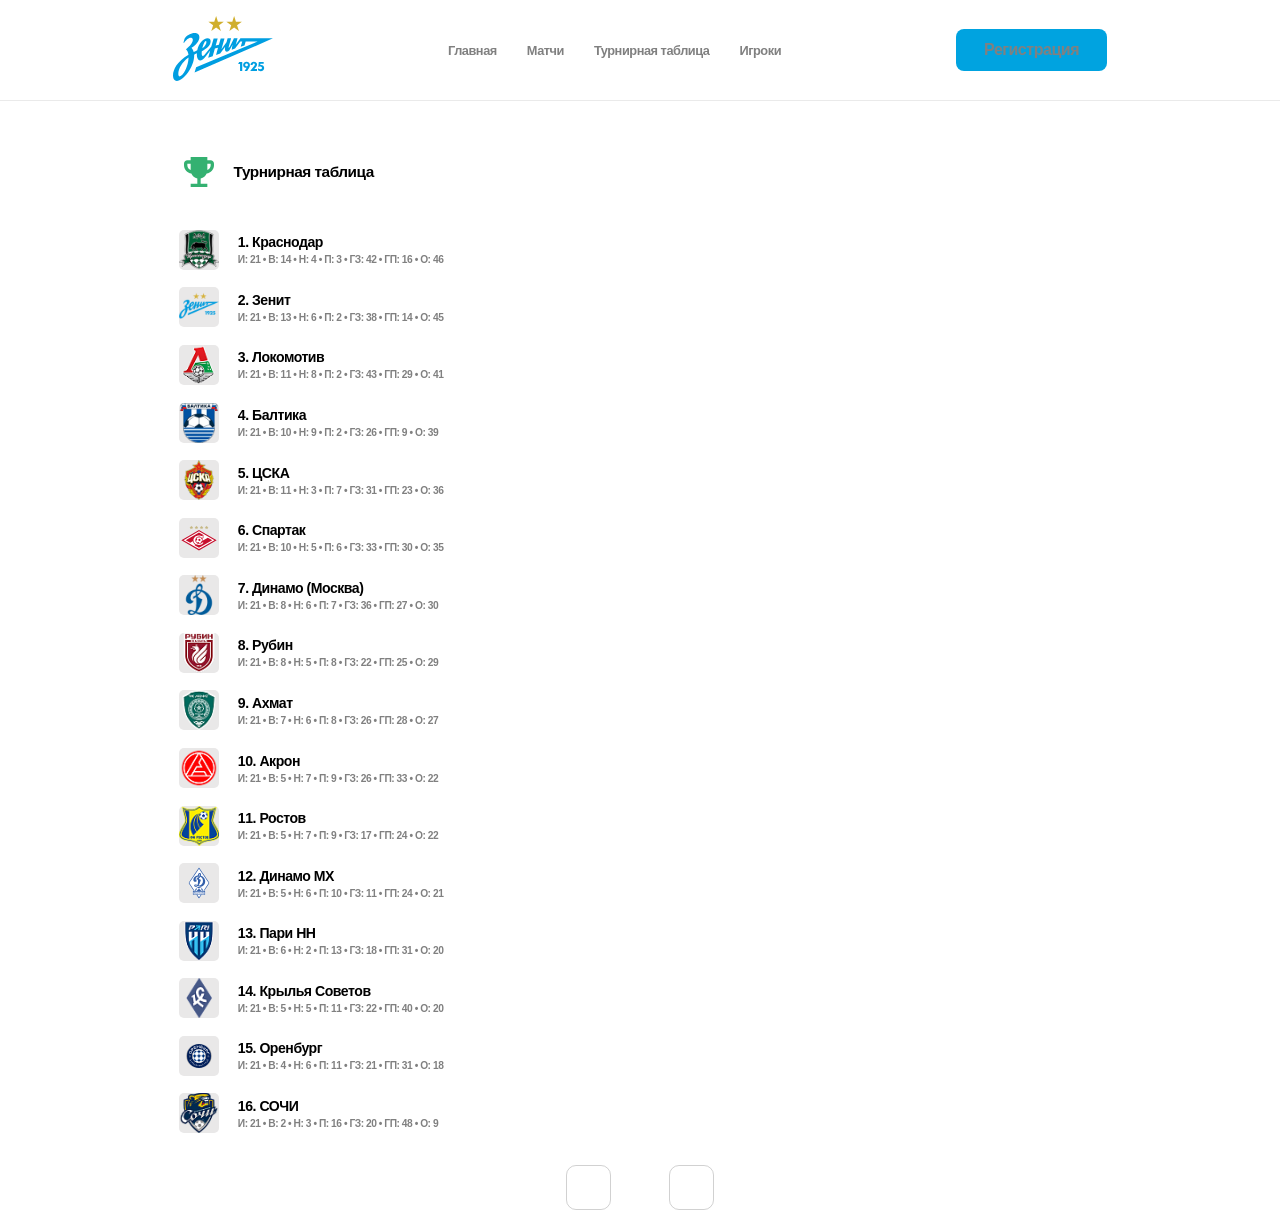
<file: TAbl.html>
<!DOCTYPE html>
<html lang="ru">
<head>
    <meta charset="UTF-8">
    <meta name="viewport" content="width=device-width, initial-scale=1.0">
    <title>Таблица</title>
    <link rel="stylesheet" href="style.css">
    <style>
        :root {
            --primary-blue: #00a0e3;
            --text-dark: #333333;
            --text-gray: #666666;
            --border-color: #eaeaea;
            --bg-light: #f5f7f9;
            --win-green: #27ae60;
            --loss-red: #e74c3c;
            --text-main: #001a47; 
            --text-muted: #6b7a90; 
            --accent-blue: #009ae5;
            --border-radius: 12px;
            --font-family: 'Segoe UI', Roboto, Helvetica, Arial, sans-serif;
        }

        body {
            font-family: var(--font-family);
            background-color: #ffffff;
            color: #000;
            margin: 0;
            margin-top: 0px;
            padding: 0;
            cursor: url("https://cdn.prod.website-files.com/6708f85ff3d3cba6aff436fb/671251b239d7aeb290a31ac5_cursor-default%402x.svg") 2 0, auto;
        }
        a, button, .dropdown, .btn-action, .watch-link, .header__button {
    cursor: url("https://cdn.prod.website-files.com/6708f85ff3d3cba6aff436fb/671251b212e6b71494aa67ff_cursor-pointer%402x.svg") 12 0, pointer;
}

        /* Общий контейнер */
        .container {
            max-width: 1200px;
            margin: 0 auto;
            padding: 20px;
        }

        /* --- Шапка сайта --- */
        .header {
            background-color: #fff;
            border-bottom: 1px solid var(--border-color);
            padding: 15px 0;
        }

        .header__nav {
            display: flex;
            justify-content: space-between;
            align-items: center;
            max-width: 1200px;
            margin: 0 auto; 
            padding: 0 20px; 
        }

        .header__list {
            display: flex;
            list-style: none;
            gap: 30px;
            margin: 0;
            padding: 0;
        }

        .nav-link {
            text-decoration: none;
            color: var(--text-main);
            font-weight: 600;
            transition: color 0.2s;
        }

        .nav-link:hover {
            color: var(--primary-blue);
        }

        /* --- Хлебные крошки --- */
        .breadcrumbs {
            font-size: 12px;
            color: #888888;
            margin-bottom: 20px;
            letter-spacing: 0.5px;
            text-transform: uppercase;
        }
        /* Очищенные и правильные стили для таблицы */
        .main {
            background-color: white;
            padding: 1em;
            border-radius: 15px;
            max-width: 974px;
            margin: 2em auto;
        }

        .currentplaying {
            display: flex;
            align-items: center;
            margin: 1em 1em 2em 1em;
        }

        .spotify {
            width: 40px;
            height: 40px;
            flex-shrink: 0;
        }

        .heading {
            color: black;
            font-size: 1.2em;
            font-weight: bold;
            margin-left: 15px;
            margin-bottom: 0;
        }

        .loader {
            display: flex;
            flex-direction: row;
            align-items: center;
            justify-content: flex-start;
            height: 4em;
            padding: 0 1em;
            border-radius: 10px;
            transition: .4s ease-in-out;
        }

        .loader:hover {
            cursor: pointer;
            background-color: #f2f5fa;
        }

        .albumcover {
            position: relative;
            height: 40px;
            width: 40px;
            background-color: rgb(233, 232, 232);
            border-radius: 5px;
            flex-shrink: 0;
        }

        .song {
            margin-left: 1.5em;
            text-align: left;
            color: black;
        }

        .name {
            font-weight: bold;
            color: black;
            margin: 0 0 4px 0;
            font-size: 1.1em;
        }

        .artist {
            font-size: 0.8em;
            color: #808080;
            margin: 0;
        }
    </style>
</head>
<body>

<header class="header">
    <div class="header__container">
        <nav class="header__nav">
            <a href="index.html"><img src="images/logo2.svg" alt="Зенит" width="100"></a>
            <ul class="header__list">
                <li class="header__list-item"><a href="index.html" class="nav-link">Главная</a></li>
                <li class="header__list-item"><a href="raspisanie.html" class="nav-link">Матчи</a></li>
                <li class="header__list-item"><a href="TAbl.html" class="nav-link">Турнирная таблица</a></li>
                <li class="header__list-item"><a href="igroki.html" class="nav-link">Игроки</a></li>
            </ul>
            <a href="registration.html" class="header__button">Регистрация</a>
        </nav>
    </div>
</header>

<div class="main">
  <div class="currentplaying">
    <svg viewBox="0 0 24 24" xmlns="http://www.w3.org/2000/svg" class="spotify">
        <path fill="#34b171" d="M19 5h-2V3H7v2H5c-1.1 0-2 .9-2 2v1c0 2.55 1.92 4.63 4.39 4.94A5.01 5.01 0 0 0 11 15.9V19H7v2h10v-2h-4v-3.1a5.01 5.01 0 0 0 3.61-2.96C19.08 12.63 21 10.55 21 8V7c0-1.1-.9-2-2-2zM7 10.82C5.84 10.4 5 9.3 5 8V7h2v3.82zM19 8c0 1.3-.84 2.4-2 2.82V7h2v1z"/>
    </svg>
    <p class="heading">Турнирная таблица</p>
  </div>
  
    <div class="loader">
        <img class="albumcover" src="images/KRASNODAR.png">
        <div class="song">
            <p class="name">1. Краснодар</p>
            <p class="artist">И: 21 • В: 14 • Н: 4 • П: 3 • ГЗ: 42 • ГП: 16 • О: 46</p>
        </div>
    </div>

    <div class="loader">
        <img class="albumcover" src="images/ZON 1.svg">
        <div class="song">
            <p class="name">2. Зенит</p>
            <p class="artist">И: 21 • В: 13 • Н: 6 • П: 2 • ГЗ: 38 • ГП: 14 • О: 45</p>
        </div>
    </div>

    <div class="loader">
        <img class="albumcover" src="images/LOKOMOTIV.png">
        <div class="song">
            <p class="name">3. Локомотив</p>
            <p class="artist">И: 21 • В: 11 • Н: 8 • П: 2 • ГЗ: 43 • ГП: 29 • О: 41</p>
        </div>
    </div>
    
    <div class="loader">
        <img class="albumcover" src="images/BALTIKA.png">
        <div class="song">
            <p class="name">4. Балтика</p>
            <p class="artist">И: 21 • В: 10 • Н: 9 • П: 2 • ГЗ: 26 • ГП: 9 • О: 39</p>
        </div>
    </div>
    
    <div class="loader">
        <img class="albumcover" src="images/cska.png">
        <div class="song">
            <p class="name">5. ЦСКА</p>
            <p class="artist">И: 21 • В: 11 • Н: 3 • П: 7 • ГЗ: 31 • ГП: 23 • О: 36</p>
        </div>
    </div>
    
    <div class="loader">
        <img class="albumcover" src="images/spartak.svg">
        <div class="song">
            <p class="name">6. Спартак</p>
            <p class="artist">И: 21 • В: 10 • Н: 5 • П: 6 • ГЗ: 33 • ГП: 30 • О: 35</p>
        </div>
    </div>
    
    <div class="loader">
        <img class="albumcover" src="images/DINAMO MOSCOW.png">
        <div class="song">
            <p class="name">7. Динамо (Москва)</p>
            <p class="artist">И: 21 • В: 8 • Н: 6 • П: 7 • ГЗ: 36 • ГП: 27 • О: 30</p>
        </div>
    </div>
    
    <div class="loader">
        <img class="albumcover" src="images/RUBIN.png">
        <div class="song">
            <p class="name">8. Рубин</p>
            <p class="artist">И: 21 • В: 8 • Н: 5 • П: 8 • ГЗ: 22 • ГП: 25 • О: 29</p>
        </div>
    </div>
    
    <div class="loader">
        <img class="albumcover" src="images/AKHMAT.png">
        <div class="song">
            <p class="name">9. Ахмат</p>
            <p class="artist">И: 21 • В: 7 • Н: 6 • П: 8 • ГЗ: 26 • ГП: 28 • О: 27</p>
        </div>
    </div>
    
    <div class="loader">
        <img class="albumcover" src="images/AKRON.png">
        <div class="song">
            <p class="name">10. Акрон</p>
            <p class="artist">И: 21 • В: 5 • Н: 7 • П: 9 • ГЗ: 26 • ГП: 33 • О: 22</p>
        </div>
    </div>
    
    <div class="loader">
        <img class="albumcover" src="images/ROSTOV.png">
        <div class="song">
            <p class="name">11. Ростов</p>
            <p class="artist">И: 21 • В: 5 • Н: 7 • П: 9 • ГЗ: 17 • ГП: 24 • О: 22</p>
        </div>
    </div>
    
    <div class="loader">
        <img class="albumcover" src="images/DINAMO MX.svg">
        <div class="song">
            <p class="name">12. Динамо МХ</p>
            <p class="artist">И: 21 • В: 5 • Н: 6 • П: 10 • ГЗ: 11 • ГП: 24 • О: 21</p>
        </div>
    </div>
    
    <div class="loader">
        <img class="albumcover" src="images/PARI NN.png">
        <div class="song">
            <p class="name">13. Пари НН</p>
            <p class="artist">И: 21 • В: 6 • Н: 2 • П: 13 • ГЗ: 18 • ГП: 31 • О: 20</p>
        </div>
    </div>
    
    <div class="loader">
        <img class="albumcover" src="images/KRYlya.png">
        <div class="song">
            <p class="name">14. Крылья Советов</p>
            <p class="artist">И: 21 • В: 5 • Н: 5 • П: 11 • ГЗ: 22 • ГП: 40 • О: 20</p>
        </div>
    </div>
    
    <div class="loader">
        <img class="albumcover" src="images/Orenburg.svg">
        <div class="song">
            <p class="name">15. Оренбург</p>
            <p class="artist">И: 21 • В: 4 • Н: 6 • П: 11 • ГЗ: 21 • ГП: 31 • О: 18</p>
        </div>
    </div>
    
    <div class="loader">
        <img class="albumcover" src="images/SOCHI.png">
        <div class="song">
            <p class="name">16. СОЧИ</p>
            <p class="artist">И: 21 • В: 2 • Н: 3 • П: 16 • ГЗ: 20 • ГП: 48 • О: 9</p>
        </div>
    </div>
      <div class="down">
<!-- From Uiverse.io by vinodjangid07 --> 
<button class="Btn" onclick="window.location.href='https://github.com/highBobIK'">
 <span class="svgContainer">
   <svg fill="white" viewBox="0 0 496 512" height="1.6em"><path d="M165.9 397.4c0 2-2.3 3.6-5.2 3.6-3.3.3-5.6-1.3-5.6-3.6 0-2 2.3-3.6 5.2-3.6 3-.3 5.6 1.3 5.6 3.6zm-31.1-4.5c-.7 2 1.3 4.3 4.3 4.9 2.6 1 5.6 0 6.2-2s-1.3-4.3-4.3-5.2c-2.6-.7-5.5.3-6.2 2.3zm44.2-1.7c-2.9.7-4.9 2.6-4.6 4.9.3 2 2.9 3.3 5.9 2.6 2.9-.7 4.9-2.6 4.6-4.6-.3-1.9-3-3.2-5.9-2.9zM244.8 8C106.1 8 0 113.3 0 252c0 110.9 69.8 205.8 169.5 239.2 12.8 2.3 17.3-5.6 17.3-12.1 0-6.2-.3-40.4-.3-61.4 0 0-70 15-84.7-29.8 0 0-11.4-29.1-27.8-36.6 0 0-22.9-15.7 1.6-15.4 0 0 24.9 2 38.6 25.8 21.9 38.6 58.6 27.5 72.9 20.9 2.3-16 8.8-27.1 16-33.7-55.9-6.2-112.3-14.3-112.3-110.5 0-27.5 7.6-41.3 23.6-58.9-2.6-6.5-11.1-33.3 2.6-67.9 20.9-6.5 69 27 69 27 20-5.6 41.5-8.5 62.8-8.5s42.8 2.9 62.8 8.5c0 0 48.1-33.6 69-27 13.7 34.7 5.2 61.4 2.6 67.9 16 17.7 25.8 31.5 25.8 58.9 0 96.5-58.9 104.2-114.8 110.5 9.2 7.9 17 22.9 17 46.4 0 33.7-.3 75.4-.3 83.6 0 6.5 4.6 14.4 17.3 12.1C428.2 457.8 496 362.9 496 252 496 113.3 383.5 8 244.8 8zM97.2 352.9c-1.3 1-1 3.3.7 5.2 1.6 1.6 3.9 2.3 5.2 1 1.3-1 1-3.3-.7-5.2-1.6-1.6-3.9-2.3-5.2-1zm-10.8-8.1c-.7 1.3.3 2.9 2.3 3.9 1.6 1 3.6.7 4.3-.7.7-1.3-.3-2.9-2.3-3.9-2-.6-3.6-.3-4.3.7zm32.4 35.6c-1.6 1.3-1 4.3 1.3 6.2 2.3 2.3 5.2 2.6 6.5 1 1.3-1.3.7-4.3-1.3-6.2-2.2-2.3-5.2-2.6-6.5-1zm-11.4-14.7c-1.6 1-1.6 3.6 0 5.9 1.6 2.3 4.3 3.3 5.6 2.3 1.6-1.3 1.6-3.9 0-6.2-1.4-2.3-4-3.3-5.6-2z"></path></svg>
 </span>
 <span class="BG"></span>
</button>
<button class="Btn">
    <button class="Btn" onclick="window.location.href='https://t.me/Ah322Vpp'">
  <span class="svgContainer">
    <svg
      viewBox="0 0 496 512"
      height="1.6em"
      xmlns="http://www.w3.org/2000/svg"
      fill="white"
    >
      <path
        d="M248 8C111 8 0 119 0 256S111 504 248 504 496 393 496 256 385 8 248 8zM363 176.7c-3.7 39.2-19.9 134.4-28.1 178.3-3.5 18.6-10.3 24.8-16.9 25.4-14.4 1.3-25.3-9.5-39.3-18.7-21.8-14.3-34.2-23.2-55.3-37.2-24.5-16.1-8.6-25 5.3-39.5 3.7-3.8 67.1-61.5 68.3-66.7 .2-.7 .3-3.1-1.2-4.4s-3.6-.8-5.1-.5q-3.3 .7-104.6 69.1-14.8 10.2-26.9 9.9c-8.9-.2-25.9-5-38.6-9.1-15.5-5-27.9-7.7-26.8-16.3q.8-6.7 18.5-13.7 108.4-47.2 144.6-62.3c68.9-28.6 83.2-33.6 92.5-33.8 2.1 0 6.6 .5 9.6 2.9a10.5 10.5 0 0 1 3.5 6.7A43.8 43.8 0 0 1 363 176.7z"
        fill="white"
      ></path>
    </svg>
  </span>
  <span class="BG"></span>
</button>

  </div>
</div>

</body>
</html>
</file>
<file: style.css>
:root {
    --dark: black;
    --gray: #808080; 
    --blue: #00a3e0; 
}
nav a:nth-child(-n+3) {
  color: #808080;
  transition: color 0.3s;
  text-decoration: none;
}
.menu-item:hover {
    color: black;
}
* {
    margin: 0;
    padding: 0;
}
body {
    font-family: "DM Sams", sans-serif;
    font-weight: 800;
    font-size: 15px;
    letter-spacing: -0.47px;
}
.header {
    padding-left: 20px;
    padding-block: 13px;
}
.header__container {
    max-width: 974px;
    margin-inline: auto;
}
.header__nav {
    display: flex;
    justify-content: space-between;
    align-items: center;
}
.header__list {
    display: flex;
    list-style: none;
    gap: 49px;
}
.nav-link {
    color: #808080; 
    text-decoration: none; 
    font-weight: bold;
    transition: color 0.3s ease; 
}
.nav-link:hover {
    color: #000000;
}
ul {
    list-style: none;
}
.header__list-item {
    color: var(--gray);
    transition: color 0.3s;
}

.header__list-link {
    font-weight: 800;
    font-size: 15px;
    letter-spacing: -0.47px;
    color: var(--gray);
    transition: color 0.3s;
}
.header__list-link:hover {
    color: var(--dark);
}
.header__button {
    display: inline-flex;
    align-items: center;
    justify-content: center;
    background-color: #00a3e0; 
    color: #ffffff; 
    font-family: var(--font-family); 
    font-size: 16px;
    font-weight: 600;
    text-decoration: none;
    padding: 12px 28px;
    border-radius: 8px; 
    transition: background-color 2s ease, transform 0.2s ease; 
}
.header__button:hover {
    background-color: #000000; 
    color: #ffffff;
}
a {
    text-decoration: none;
}

p { 
    color: var(--dark);
}
* {
    box-sizing: border-box;
    margin: 0;
    padding: 0;
    font-family: -apple-system, BlinkMacSystemFont, "Segoe UI", Roboto, Helvetica, Arial, sans-serif;
}
.side-image {
    width: 45%; 
    display: flex; 
}

.side-image img {
    width: 100%;
    height: 100%;
    object-fit: cover; 
    object-position: right; 
}
.card {
    background-color: #f2f5fa;
    border-radius: 12px;
    overflow: hidden;
    display: flex;
    flex-direction: column;
    cursor: pointer;
    transition: color 1s ease;
}
.card:hover { 
    transform: translateY(-5px); 
    box-shadow: 0 10px 20px rgba(11, 28, 75, 0.1);
}
/* ------- Osmo [https://osmo.supply/] ------- */
/* Osmo UI: https://slater.app/10324/23333.css */

body {
  background-color: var(--color-neutral-900);
  color: var(--color-light);
  font-size: 1vw;
  margin: 0;
  padding: 0;
cursor: url("https://cdn.prod.website-files.com/6708f85ff3d3cba6aff436fb/671251b239d7aeb290a31ac5_cursor-default%402x.svg")
      2 0,
    auto;
}

a,
button {
  cursor: url("https://cdn.prod.website-files.com/6708f85ff3d3cba6aff436fb/671251b212e6b71494aa67ff_cursor-pointer%402x.svg")
      12 0,
    pointer;
}

.cloneable {
  padding: var(--container-padding);
  justify-content: center;
  align-items: center;
  min-height: 100vh;
  display: flex;
  position: relative;
}


.parallax__fade {
  --color-dark-rgb: 0, 0, 0;
	background: linear-gradient(to top, rgba(var(--color-dark-rgb), 1) 0%, rgba(var(--color-dark-rgb), 0.738) 19%, rgba(var(--color-dark-rgb), 0.541) 34%, rgba(var(--color-dark-rgb), 0.382) 47%, rgba(var(--color-dark-rgb), 0.278) 56.5%, rgba(var(--color-dark-rgb), 0.194) 65%, rgba(var(--color-dark-rgb), 0.126) 73%, rgba(var(--color-dark-rgb), 0.075) 80.2%, rgba(var(--color-dark-rgb), 0.042) 86.1%, rgba(var(--color-dark-rgb), 0.021) 91%, rgba(var(--color-dark-rgb), 0.008) 95.2%, rgba(var(--color-dark-rgb), 0.002) 98.2%, transparent 100%);
}

.osmo-icon-svg {
  width: 8em;
  position: relative;
}

.parallax__header {
  z-index: 2;
  padding: var(--section-padding) var(--container-padding);
  justify-content: center;
  align-items: center;
  min-height: 100svh;
  display: flex;
  position: relative;
}

.parallax {
  width: 100%;
  position: relative;
  overflow: hidden;
}

.parallax__content {
  padding: var(--section-padding) var(--container-padding);
  justify-content: center;
  align-items: center;
  min-height: 100svh;
  display: flex;
  position: relative;
}

.cover {
  object-fit: cover;
  width: 100%;
  max-width: none;
  height: 100%;
  position: absolute;
  top: 0;
  left: 0;
}

.parallax__visuals {
  object-fit: cover;
  width: 100%;
  max-width: none;
  height: 120%;
  position: absolute;
  top: 0;
  left: 0;
}

.parallax__placeholder {
  z-index: 0;
  opacity: 0;
  object-fit: cover;
  width: 100%;
  max-width: none;
  height: 100%;
  position: absolute;
  top: 0;
  left: 0;
}

.parallax__layers {
  object-fit: cover;
  width: 100%;
  max-width: none;
  height: 100%;
  position: absolute;
  top: 0;
  left: 0;
  overflow: hidden;
}

.cover-copy {
  object-fit: cover;
  width: 100%;
  max-width: none;
  height: 100%;
  position: absolute;
  top: 0;
  left: 0;
}

.parallax__fade {
  z-index: 30;
  object-fit: cover;
  width: 100%;
  max-width: none;
  height: 20%;
  position: absolute;
  bottom: 0;
  left: 0;
}

.parallax__black-line-overflow {
  z-index: 20;
  background-color: var(--color-black);
  width: 100%;
  height: 2px;
  position: absolute;
  bottom: -1px;
  left: 0;
}

.parallax__title {
  pointer-events: auto;
  text-align: center;
  text-transform: none;
  margin-top: 0;
  margin-bottom: .1em;
  margin-right: .075em;
  font-family: PP Neue Corp Wide, sans-serif;
  font-size: 11vw;
  font-weight: 800;
  line-height: 1;
  position: relative;
}

.parallax__radial-gradient {
  z-index: 10;
  background-image: radial-gradient(circle farthest-corner at 50% 50%, transparent, var(--color-black));
  opacity: .5;
  pointer-events: none;
  mix-blend-mode: multiply;
  position: fixed;
  inset: 0;
}

.parallax__layer-title {
  justify-content: center;
  align-items: center;
  width: 100%;
  height: 100svh;
  display: flex;
  position: absolute;
  top: 0;
  left: 0;
}

.parallax__layer-img {
  pointer-events: none;
  object-fit: cover;
  width: 100%;
  max-width: none;
  height: 117.5%;
  position: absolute;
  top: -17.5%;
  left: 0;
}

.parallax__layer-img.is-third {
  top: -20%;
}

.osmo-credits {
  z-index: 999;
  pointer-events: none;
  flex-flow: column;
  justify-content: center;
  align-items: center;
  width: 100%;
  height: 4em;
  padding: 1em;
  display: flex;
  position: fixed;
  bottom: 0;
  left: 0;
}

.osmo-credits__p {
  pointer-events: auto;
  color: #efeeec80;
  text-align: center;
  margin: 0;
  font-family: PP Neue Montreal, sans-serif;
  font-size: 1.125em;
  font-weight: 500;
  line-height: 1.3;
}

.osmo-credits__p-a {
  color: #efeeec;
}

@font-face {
  font-family: 'PP Neue Corp Wide';
  src: url('https://cdn.prod.website-files.com/671752cd4027f01b1b8f1c7f/6717e399d30a606fed425914_PPNeueCorp-WideUltrabold.woff2') format('woff2');
  font-weight: 800;
  font-style: normal;
  font-display: swap;
}

@font-face {
  font-family: 'PP Neue Montreal';
  src: url('https://cdn.prod.website-files.com/6819ed8312518f61b84824df/6819ed8312518f61b84825ba_PPNeueMontreal-Medium.woff2') format('woff2');
  font-weight: 500;
  font-style: normal;
  font-display: swap;
}
body {
  text-align: center;
  color: #000000;
  padding-top:10em;
}


body{
  height:100vh;
  width:100vw;
  justify-content:center;
  align-content:center;
  padding-left:30vw;
  
}

.button {
  --white: #ffe7ff;
  --purple-100: #b1ccfd;
  --purple-200: #90e0ff;
  --purple-300: #89c3f2;
  --purple-400: #2642e2;
  --purple-500: #2b3183;
  --radius: 18px;

  border-radius: var(--radius);
  outline: none;
  cursor: pointer;
  font-size: 23px;
  font-family: Arial;
  background: transparent;
  letter-spacing: -1px;
  border: 0;
  position: relative;
  width: 220px;
  height: 80px;
  transform: rotate(353deg) skewX(4deg);
}

.bg {
  position: absolute;
  inset: 0;
  border-radius: inherit;
  filter: blur(1px);
}
.bg::before,
.bg::after {
  content: "";
  position: absolute;
  inset: 0;
  border-radius: calc(var(--radius) * 1.1);
  background: var(--purple-500);
}
.bg::before {
  filter: blur(5px);
  transition: all 0.3s ease;
  box-shadow:
    -7px 6px 0 0 rgb(115 75 155 / 40%),
    -14px 12px 0 0 rgb(115 75 155 / 30%),
    -21px 18px 4px 0 rgb(115 75 155 / 25%),
    -28px 24px 8px 0 rgb(115 75 155 / 15%),
    -35px 30px 12px 0 rgb(115 75 155 / 12%),
    -42px 36px 16px 0 rgb(115 75 155 / 8%),
    -56px 42px 20px 0 rgb(115 75 155 / 5%);
}

.wrap {
  border-radius: inherit;
  overflow: hidden;
  height: 100%;
  transform: translate(6px, -6px);
  padding: 3px;
  background: linear-gradient(
    to bottom,
    var(--purple-100) 0%,
    var(--purple-400) 100%
  );
  position: relative;
  transition: all 0.3s ease;
}

.outline {
  position: absolute;
  overflow: hidden;
  inset: 0;
  opacity: 0;
  outline: none;
  border-radius: inherit;
  transition: all 0.4s ease;
}
.outline::before {
  content: "";
  position: absolute;
  inset: 2px;
  width: 120px;
  height: 300px;
  margin: auto;
  background: linear-gradient(
    to right,
    transparent 0%,
    white 50%,
    transparent 100%
  );
  animation: spin 3s linear infinite;
  animation-play-state: paused;
}

.content {
  pointer-events: none;
  display: flex;
  align-items: center;
  justify-content: center;
  z-index: 1;
  position: relative;
  height: 100%;
  gap: 16px;
  border-radius: calc(var(--radius) * 0.85);
  font-weight: 600;
  transition: all 0.3s ease;
  background: linear-gradient(
    to bottom,
    var(--purple-300) 0%,
    var(--purple-400) 100%
  );
  box-shadow:
    inset -2px 12px 11px -5px var(--purple-200),
    inset 1px -3px 11px 0px rgb(0 0 0 / 35%);
}
.content::before {
  content: "";
  inset: 0;
  position: absolute;
  z-index: 10;
  width: 80%;
  top: 45%;
  bottom: 35%;
  opacity: 0.7;
  margin: auto;
  background: linear-gradient(to bottom, transparent, var(--purple-400));
  filter: brightness(1.3) blur(5px);
}

.char {
  transition: all 0.3s ease;
  display: flex;
  align-items: center;
  justify-content: center;
}
.char span {
  display: block;
  color: transparent;
  position: relative;
}

.char.state-1 span {
  animation: charAppear 1.2s ease backwards calc(var(--i) * 0.03s);
}
.char.state-1 span::before,
.char span::after {
  content: attr(data-label);
  position: absolute;
  color: var(--white);
  text-shadow: -1px 1px 2px var(--purple-500);
  left: 0;
}
.char span::before {
  opacity: 0;
  transform: translateY(-100%);
}
.char.state-2 {
  position: absolute;
  left: 80px;
}
.char.state-2 span::after {
  opacity: 1;
}

.icon {
  animation: resetArrow 0.8s cubic-bezier(0.7, -0.5, 0.3, 1.2) forwards;
  z-index: 10;
}
.icon div,
.icon div::before,
.icon div::after {
  height: 3px;
  border-radius: 1px;
  background-color: var(--white);
}
.icon div::before,
.icon div::after {
  content: "";
  position: absolute;
  right: 0;
  transform-origin: center right;
  width: 14px;
  border-radius: 15px;
  transition: all 0.3s ease;
}
.icon div {
  position: relative;
  width: 24px;
  box-shadow: -2px 2px 5px var(--purple-400);
  transform: scale(0.9);
  background: linear-gradient(to bottom, var(--white), var(--purple-100));
  animation: swingArrow 1s ease-in-out infinite;
  animation-play-state: paused;
}
.icon div::before {
  transform: rotate(44deg);
  top: 1px;
  box-shadow: 1px -2px 3px -1px var(--purple-400);
  animation: rotateArrowLine 1s linear infinite;
  animation-play-state: paused;
}
.icon div::after {
  bottom: 1px;
  transform: rotate(316deg);
  box-shadow: -2px 2px 3px 0 var(--purple-400);
  background: linear-gradient(200deg, var(--white), var(--purple-100));
  animation: rotateArrowLine2 1s linear infinite;
  animation-play-state: paused;
}

.path {
  position: absolute;
  z-index: 12;
  bottom: 0;
  left: 0;
  right: 0;
  stroke-dasharray: 150 480;
  stroke-dashoffset: 150;
  pointer-events: none;
}

.splash {
  position: absolute;
  top: 0;
  left: 0;
  pointer-events: none;
  stroke-dasharray: 60 60;
  stroke-dashoffset: 60;
  transform: translate(-17%, -31%);
  stroke: var(--purple-300);
}

/** STATES */

.button:hover .words {
  opacity: 1;
}
.button:hover .words span {
  animation-play-state: running;
}

.button:hover .char.state-1 span::before {
  animation: charAppear 0.7s ease calc(var(--i) * 0.03s);
}

.button:hover .char.state-1 span::after {
  opacity: 1;
  animation: charDisappear 0.7s ease calc(var(--i) * 0.03s);
}

.button:hover .wrap {
  transform: translate(8px, -8px);
}

.button:hover .outline {
  opacity: 1;
}

.button:hover .outline::before,
.button:hover .icon div::before,
.button:hover .icon div::after,
.button:hover .icon div {
  animation-play-state: running;
}

.button:active .bg::before {
  filter: blur(5px);
  opacity: 0.7;
  box-shadow:
    -7px 6px 0 0 rgb(115 75 155 / 40%),
    -14px 12px 0 0 rgb(115 75 155 / 25%),
    -21px 18px 4px 0 rgb(115 75 155 / 15%);
}
.button:active .content {
  box-shadow:
    inset -1px 12px 8px -5px rgba(71, 0, 137, 0.4),
    inset 0px -3px 8px 0px var(--purple-200);
}

.button:active .words,
.button:active .outline {
  opacity: 0;
}

.button:active .wrap {
  transform: translate(3px, -3px);
}

.button:active .splash {
  animation: splash 0.8s cubic-bezier(0.3, 0, 0, 1) forwards 0.05s;
}

.button:focus .path {
  animation: path 1.6s ease forwards 0.2s;
}

.button:focus .icon {
  animation: arrow 1s cubic-bezier(0.7, -0.5, 0.3, 1.5) forwards;
}

.char.state-2 span::after,
.button:focus .char.state-1 span {
  animation: charDisappear 0.5s ease forwards calc(var(--i) * 0.03s);
}

.button:focus .char.state-2 span::after {
  animation: charAppear 1s ease backwards calc(var(--i) * 0.03s);
}

@keyframes spin {
  0% {
    transform: rotate(0deg);
  }
  100% {
    transform: rotate(360deg);
  }
}

@keyframes charAppear {
  0% {
    transform: translateY(50%);
    opacity: 0;
    filter: blur(20px);
  }
  20% {
    transform: translateY(70%);
    opacity: 1;
  }
  50% {
    transform: translateY(-15%);
    opacity: 1;
    filter: blur(0);
  }
  100% {
    transform: translateY(0);
    opacity: 1;
  }
}

@keyframes charDisappear {
  0% {
    transform: translateY(0);
    opacity: 1;
  }
  100% {
    transform: translateY(-70%);
    opacity: 0;
    filter: blur(3px);
  }
}

@keyframes arrow {
  0% {
    opacity: 1;
  }
  50% {
    transform: translateX(60px);
    opacity: 0;
  }
  51% {
    transform: translateX(-200px);
    opacity: 0;
  }
  100% {
    transform: translateX(-128px);
    opacity: 1;
  }
}

@keyframes swingArrow {
  50% {
    transform: translateX(5px) scale(0.9);
  }
}

@keyframes rotateArrowLine {
  50% {
    transform: rotate(30deg);
  }
  80% {
    transform: rotate(55deg);
  }
}

@keyframes rotateArrowLine2 {
  50% {
    transform: rotate(330deg);
  }
  80% {
    transform: rotate(300deg);
  }
}

@keyframes resetArrow {
  0% {
    transform: translateX(-128px);
  }
  100% {
    transform: translateX(0);
  }
}

@keyframes path {
  from {
    stroke: white;
  }
  to {
    stroke-dashoffset: -480;
    stroke: #f9c6fe;
  }
}

@keyframes splash {
  to {
    stroke-dasharray: 2 60;
    stroke-dashoffset: -60;
  }
}


/*post by https://uiverse.io/marcelodolza/stupid-vampirebat-24*/

/* From Uiverse.io by Praashoo7 */ 
.main {
  margin-top: 0px; 
  display: flex;
  flex-direction: column;
  gap: 0.5em;
  justify-content: center; /* Добавили для центрирования по горизонтали */
}

.up {
  display: flex;
  flex-direction: row;
  gap: 0.5em;
  justify-content: center;
  margin-top: 30px; /* отступ сверху для блока .up */
}

.down {
  margin-top: 20px;
  display: flex;
  flex-direction: row;
  gap: 0.5em;
  justify-content: center; /* Добавили для центрирования по горизонтали */
}


.card1 {
  width: 90px;
  height: 90px;
  outline: none;
  border: none;
  background: white;
  border-radius: 90px 5px 5px 5px;
  box-shadow: rgba(50, 50, 93, 0.25) 0px 2px 5px -1px, rgba(0, 0, 0, 0.3) 0px 1px 3px -1px;
  transition: .2s ease-in-out;
}

.card2 {
  width: 90px;
  height: 90px;
  outline: none;
  border: none;
  background: white;
  border-radius: 5px 90px 5px 5px;
  box-shadow: rgba(50, 50, 93, 0.25) 0px 2px 5px -1px, rgba(0, 0, 0, 0.3) 0px 1px 3px -1px;
  transition: .2s ease-in-out;
}



.card3 {
  width: 90px;
  height: 90px;
  outline: none;
  border: none;
  background: white;
  border-radius: 5px 5px 5px 90px;
  box-shadow: rgba(50, 50, 93, 0.25) 0px 2px 5px -1px, rgba(0, 0, 0, 0.3) 0px 1px 3px -1px;
  transition: .2s ease-in-out;
}

.github {
  margin-top: -.6em;
  margin-left: 1.2em;
}

.card4 {
  width: 90px;
  height: 90px;
  outline: none;
  border: none;
  background: white;
  border-radius: 5px 5px 90px 5px;
  box-shadow: rgba(50, 50, 93, 0.25) 0px 2px 5px -1px, rgba(0, 0, 0, 0.3) 0px 1px 3px -1px;
  transition: .2s ease-in-out;
}

.discord {
  margin-top: -.9em;
  margin-left: -1.2em;
  fill: #8c9eff;
}


.card1:hover .vk {
  fill: white;
}

.card2:hover {
  cursor: pointer;
  scale: 1.1;
  background-color: #03A9F4;
}

.card2:hover .telegram {
  fill: white;
}

.card3:hover {
  cursor: pointer;
  scale: 1.1;
  background-color: black;
}

.card3:hover .github {
  fill: white;
}

.card4:hover {
  cursor: pointer;
  scale: 1.1;
  background-color: #8c9eff;
}

.card4:hover .discord {
  fill: white;
}
/* From Uiverse.io by vinodjangid07 */ 
.Btn {
  width: 45px;
  height: 45px;
  display: flex;
  align-items: center;
  justify-content: center;
  border: none;
  background-color: transparent;
  position: relative;
  /* overflow: hidden; */
  border-radius: 7px;
  cursor: pointer;
  transition: all 0.3s;
}

.svgContainer {
  width: 100%;
  height: 100%;
  display: flex;
  align-items: center;
  justify-content: center;
  background-color: transparent;
  backdrop-filter: blur(0px);
  letter-spacing: 0.8px;
  border-radius: 10px;
  transition: all 0.3s;
  border: 1px solid rgba(156, 156, 156, 0.466);
}

.BG {
  position: absolute;
  content: "";
  width: 100%;
  height: 100%;
  background: #000000;
  z-index: -1;
  border-radius: 10px;
  pointer-events: none;
  transition: all 0.3s;
}

.Btn:hover .BG {
  transform: rotate(35deg);
  transform-origin: bottom;
}

.Btn:hover .svgContainer {
  border: 1px solid rgba(226, 226, 226, 0.466);
  background-color: rgba(204, 204, 204, 0.466);
  backdrop-filter: blur(4px);
}

/* --- Контейнер для фотографии --- */
.player-photo-container {
    width: 250px;        /* Ширина фото */
    height: 250px;       /* Высота фото */
    overflow: hidden;   /* Обрезает всё, что выходит за рамки круга */
    background-color: #e0e6ed; /* Светло-серый фон-заглушка, если фото еще нет */
    flex-shrink: 0;
    border: 2px solid var(--border-color); /* Аккуратная рамка вокруг фото */
}

/* Сама картинка внутри контейнера */
.player-photo-container img {
    width: 100%;
    height: 100%;
    object-fit: cover; /* Главный секрет: фото будет пропорционально заполнять контейнер, не сплющиваясь */
    display: block;
}
</file>
